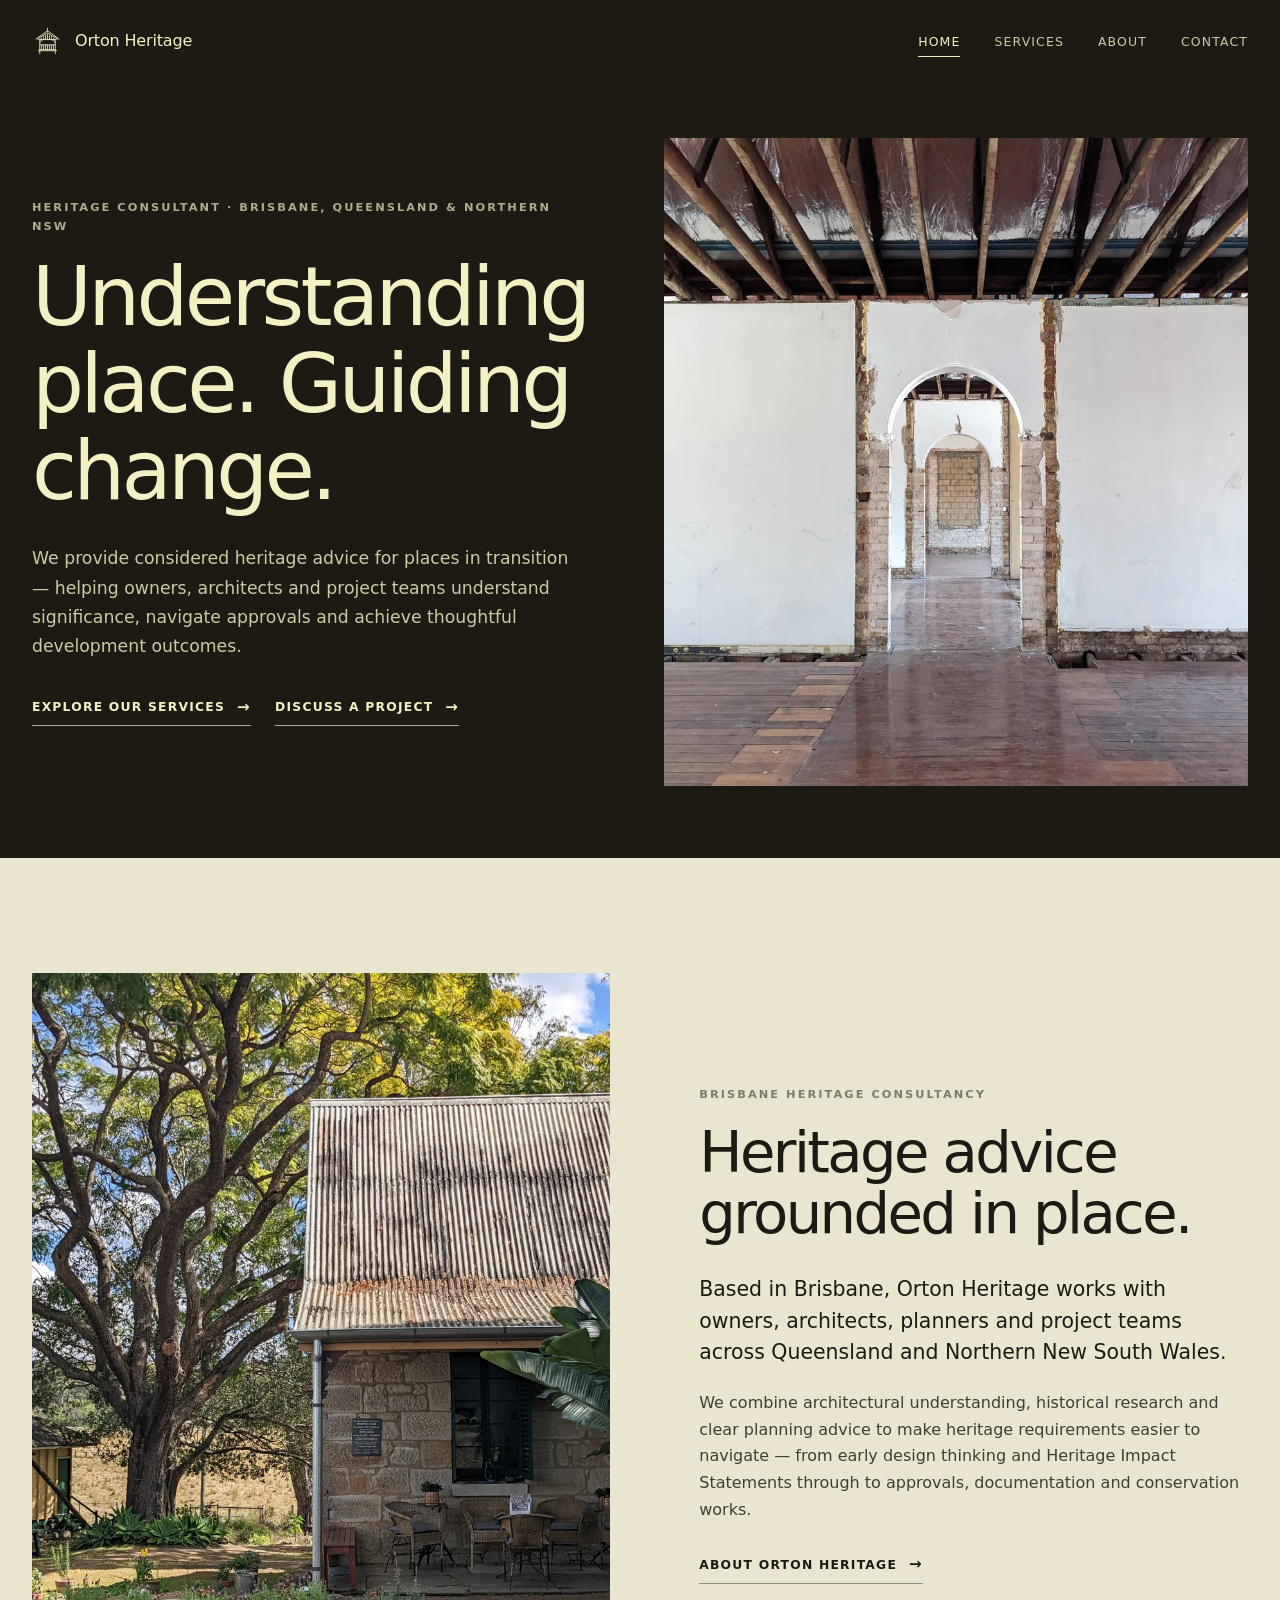
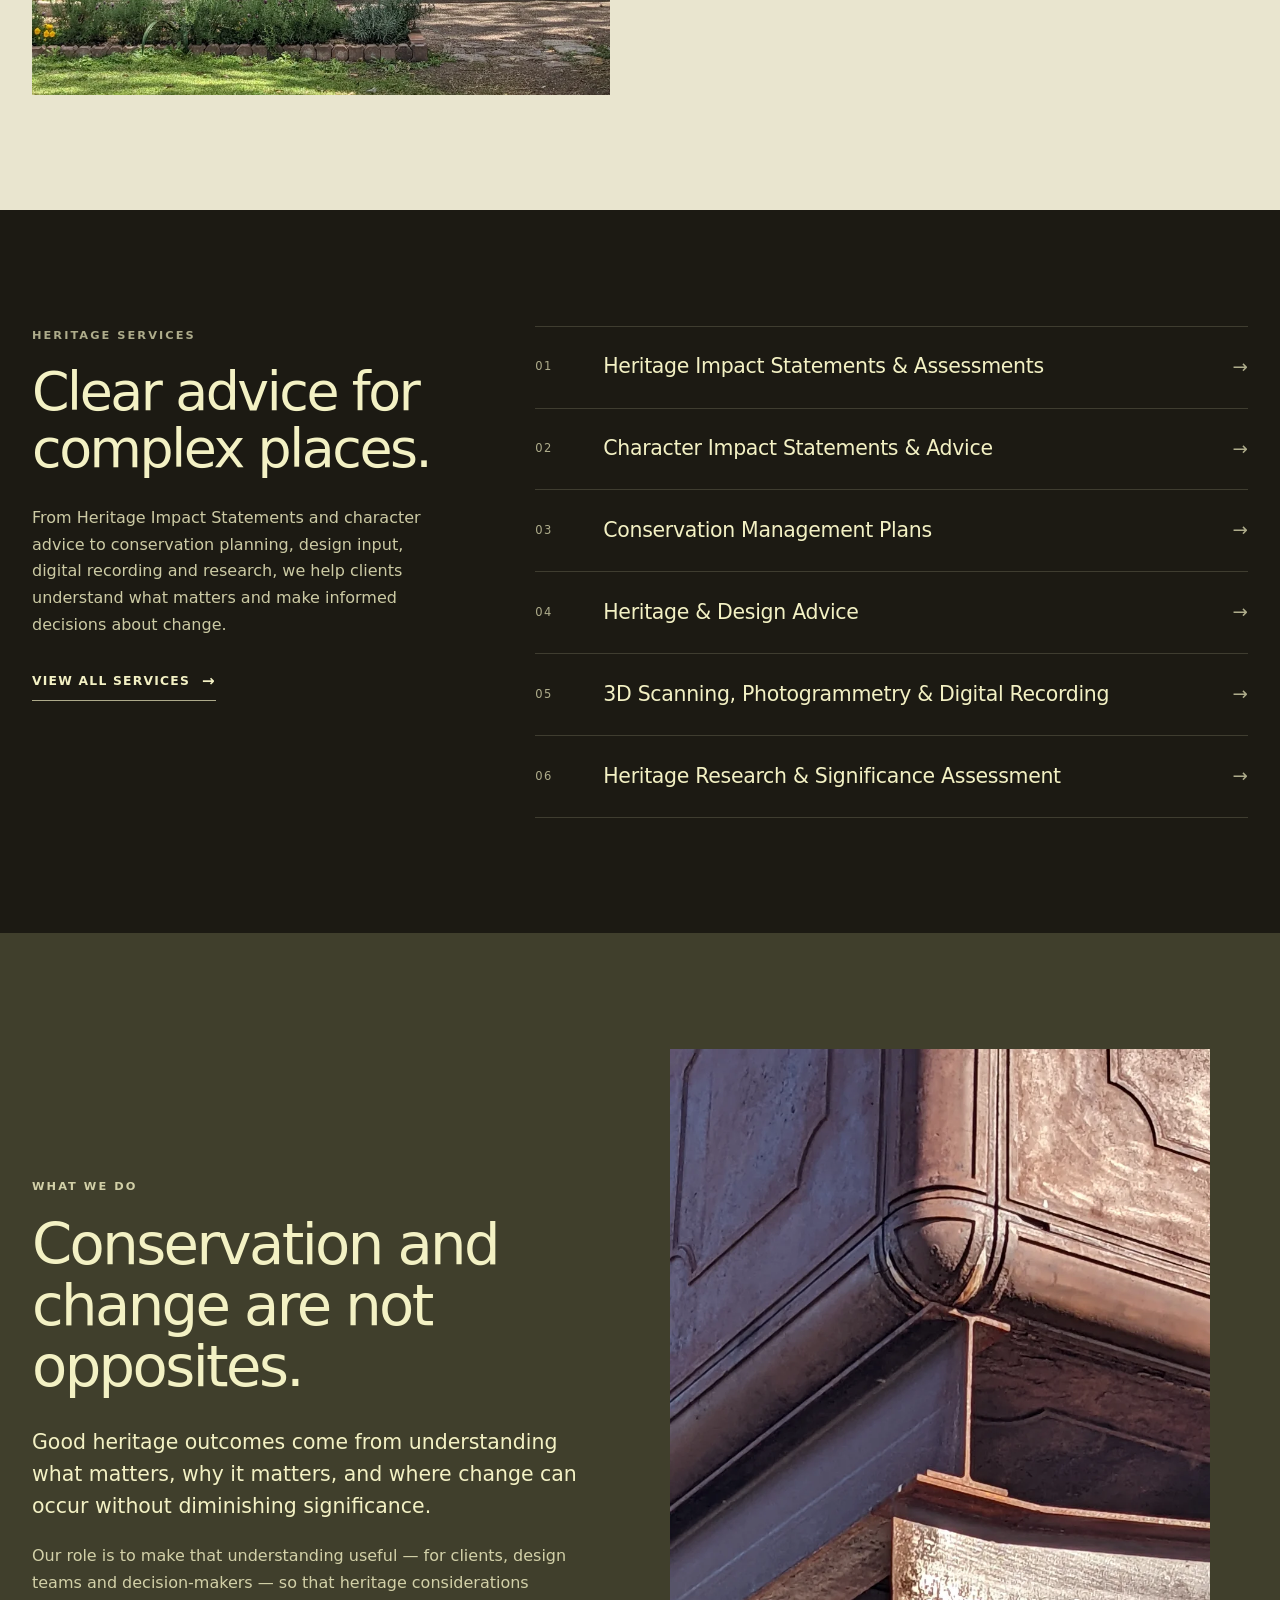
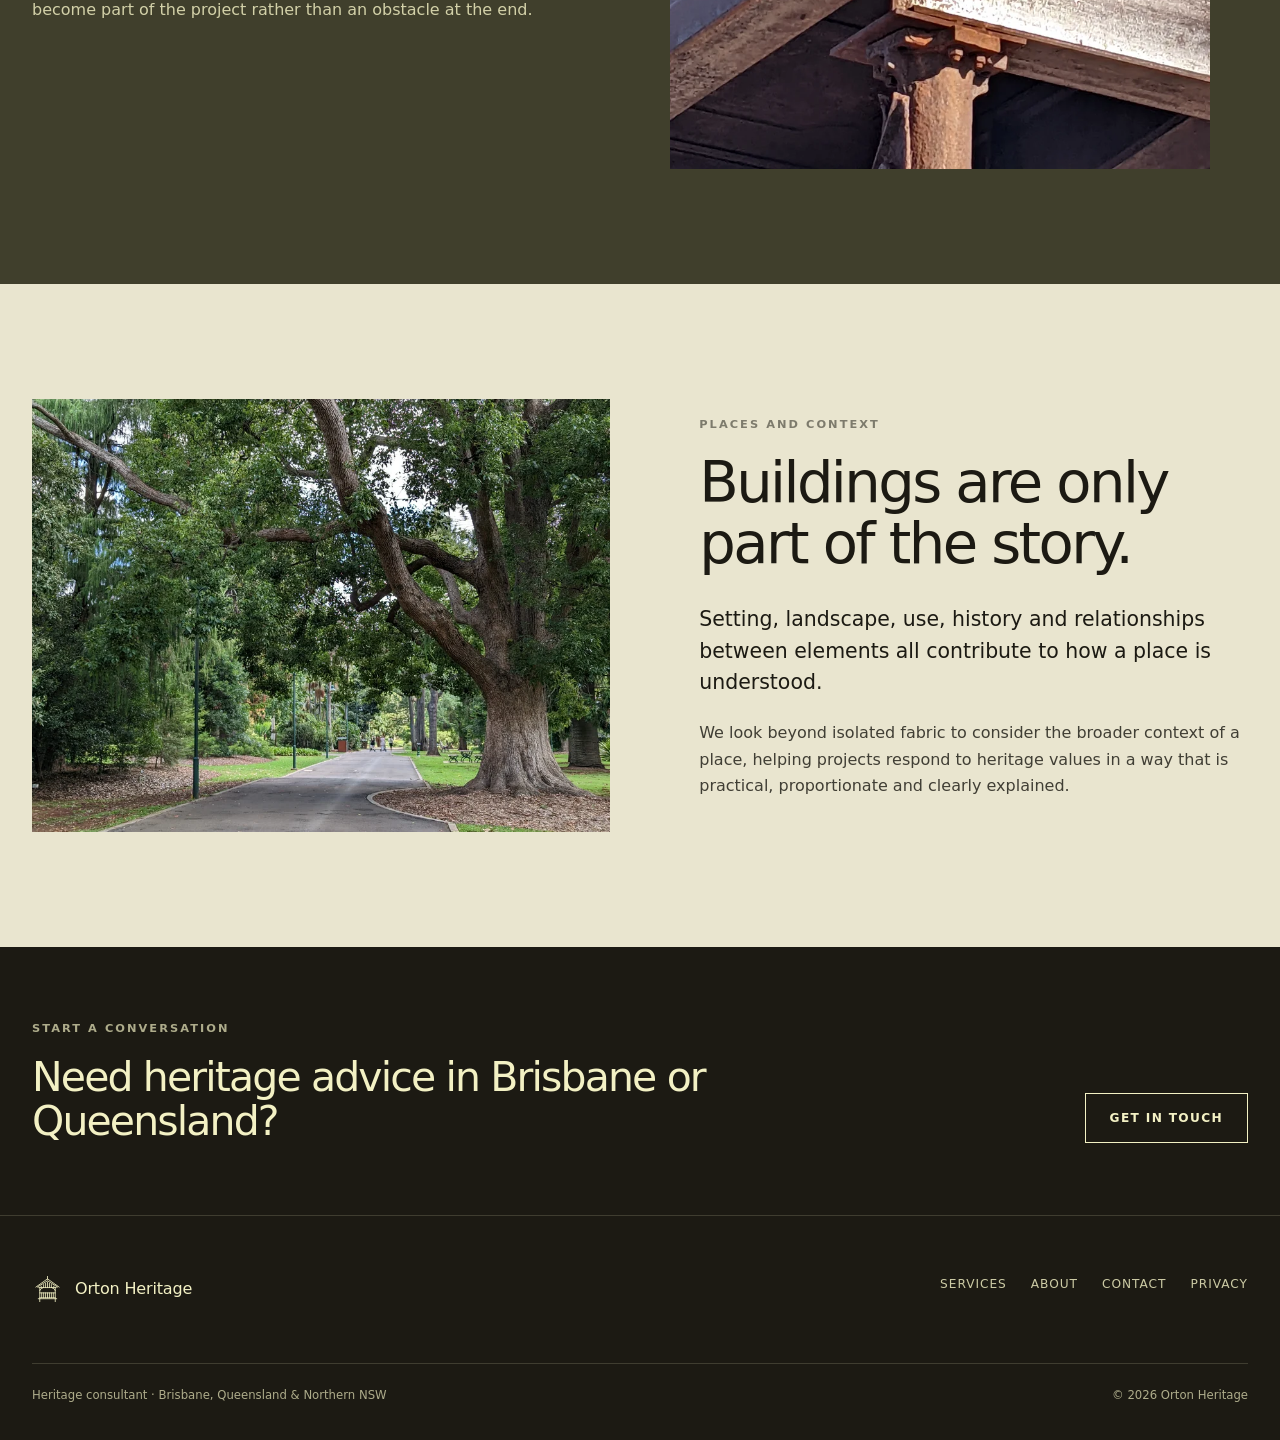
<file: index.html>
<!doctype html>
<html lang="en-AU">
<head>
  <meta charset="utf-8">
  <meta name="viewport" content="width=device-width, initial-scale=1">
  <title>Heritage Consultant Brisbane | Orton Heritage</title>
  <meta name="description" content="Brisbane heritage consultant providing Heritage Impact Statements, conservation planning, character advice and heritage design services across Queensland and Northern NSW.">
  <meta name="theme-color" content="#403F2C">
  <link rel="canonical" href="https://ortonheritage.com/">
  <link rel="icon" href="assets/favicon.svg" type="image/svg+xml">
  <meta property="og:type" content="website">
  <meta property="og:site_name" content="Orton Heritage">
  <meta property="og:title" content="Heritage Consultant Brisbane | Orton Heritage">
  <meta property="og:description" content="Independent heritage consultancy based in Brisbane, providing practical heritage advice across Queensland and Northern NSW.">
  <meta property="og:url" content="https://ortonheritage.com/">
  <meta property="og:image" content="https://ortonheritage.com/assets/images/place-3.jpg">
  <meta name="twitter:card" content="summary_large_image">
  <link rel="stylesheet" href="css/style.css">
  <script type="application/ld+json">{"@context":"https://schema.org","@type":"ProfessionalService","@id":"https://ortonheritage.com/#business","name":"Orton Heritage","url":"https://ortonheritage.com/","logo":"https://ortonheritage.com/assets/logo.svg","email":"patrick@ortonheritage.com","description":"Independent heritage consultancy based in Brisbane providing heritage impact assessment, conservation planning, character advice, heritage design advice and digital recording across Queensland and Northern New South Wales.","address":{"@type":"PostalAddress","addressLocality":"Brisbane","addressRegion":"QLD","addressCountry":"AU"},"areaServed":["Brisbane","Queensland","Northern New South Wales"],"serviceType":["Heritage Impact Statements","Heritage Assessments","Character Impact Statements","Conservation Management Plans","Heritage and Design Advice","3D Scanning and Photogrammetry","Heritage Research"]}</script>
</head>
<body>
<a class="skip-link" href="#main">Skip to content</a>
<header class="site-header" data-header>
  <div class="wrap">
    <a class="brand" href="index.html" aria-label="Orton Heritage home"><img src="assets/logo.svg" alt="" width="31" height="31"><span>Orton Heritage</span></a>
    <button class="nav-toggle" type="button" aria-expanded="false" aria-controls="site-nav" aria-label="Open navigation"><span></span><span></span><span></span></button>
    <nav class="site-nav" id="site-nav" aria-label="Primary navigation">
      <ul><li><a href="index.html" aria-current="page">Home</a></li><li><a href="services.html">Services</a></li><li><a href="about.html">About</a></li><li><a href="contact.html">Contact</a></li></ul>
    </nav>
  </div>
</header>

<main id="main">
  <section class="split-hero">
    <div class="wrap split-hero-grid">
      <div class="split-hero-copy reveal">
        <p class="eyebrow">Heritage consultant · Brisbane, Queensland &amp; Northern NSW</p>
        <h1>Understanding place. Guiding change.</h1>
        <p class="hero-copy">We provide considered heritage advice for places in transition — helping owners, architects and project teams understand significance, navigate approvals and achieve thoughtful development outcomes.</p>
        <div class="hero-actions"><a class="text-link" href="services.html">Explore our services</a><a class="text-link" href="contact.html">Discuss a project</a></div>
      </div>
      <figure class="split-hero-media reveal">
        <img src="assets/images/place-3-1500.webp" srcset="assets/images/place-3-900.webp 900w, assets/images/place-3-1500.webp 1500w, assets/images/place-3-2200.webp 2200w" sizes="(max-width: 980px) 100vw, 55vw" alt="Historic interior with exposed roof structure and a sequence of arched openings" fetchpriority="high" decoding="async">
      </figure>
    </div>
  </section>

  <section class="section section--paper">
    <div class="wrap image-copy image-copy--image-left reveal">
      <figure class="image-copy-media"><img src="assets/images/place-2-1500.webp" srcset="assets/images/place-2-900.webp 900w, assets/images/place-2-1500.webp 1500w, assets/images/place-2-2200.webp 2200w" sizes="(max-width: 980px) 100vw, 50vw" alt="Stone heritage building and mature tree within a garden setting" loading="lazy" decoding="async"></figure>
      <div class="image-copy-text">
        <p class="eyebrow">Brisbane heritage consultancy</p>
        <h2 class="section-heading">Heritage advice grounded in place.</h2>
        <p class="lead-copy">Based in Brisbane, Orton Heritage works with owners, architects, planners and project teams across Queensland and Northern New South Wales.</p>
        <p>We combine architectural understanding, historical research and clear planning advice to make heritage requirements easier to navigate — from early design thinking and Heritage Impact Statements through to approvals, documentation and conservation works.</p>
        <a class="text-link text-link--dark" href="about.html">About Orton Heritage</a>
      </div>
    </div>
  </section>

  <section class="section">
    <div class="wrap services-layout reveal">
      <div class="services-intro">
        <p class="eyebrow">Heritage services</p>
        <h2 class="section-heading">Clear advice for complex places.</h2>
        <p>From Heritage Impact Statements and character advice to conservation planning, design input, digital recording and research, we help clients understand what matters and make informed decisions about change.</p>
        <a class="text-link" href="services.html">View all services</a>
      </div>
      <div class="services-preview" aria-label="Selected services">
        <a class="service-line" href="heritage-impact-statements.html"><span class="num">01</span><h3>Heritage Impact Statements &amp; Assessments</h3><span class="arrow" aria-hidden="true">→</span></a>
        <a class="service-line" href="services.html#character"><span class="num">02</span><h3>Character Impact Statements &amp; Advice</h3><span class="arrow" aria-hidden="true">→</span></a>
        <a class="service-line" href="conservation-management-plans.html"><span class="num">03</span><h3>Conservation Management Plans</h3><span class="arrow" aria-hidden="true">→</span></a>
        <a class="service-line" href="services.html#design"><span class="num">04</span><h3>Heritage &amp; Design Advice</h3><span class="arrow" aria-hidden="true">→</span></a>
        <a class="service-line" href="services.html#digital"><span class="num">05</span><h3>3D Scanning, Photogrammetry &amp; Digital Recording</h3><span class="arrow" aria-hidden="true">→</span></a>
        <a class="service-line" href="services.html#research"><span class="num">06</span><h3>Heritage Research &amp; Significance Assessment</h3><span class="arrow" aria-hidden="true">→</span></a>
      </div>
    </div>
  </section>

  <section class="section section--olive">
    <div class="wrap image-copy image-copy--image-right reveal">
      <div class="image-copy-text">
        <p class="eyebrow">What we do</p>
        <h2 class="section-heading">Conservation and change are not opposites.</h2>
        <p class="lead-copy">Good heritage outcomes come from understanding what matters, why it matters, and where change can occur without diminishing significance.</p>
        <p>Our role is to make that understanding useful — for clients, design teams and decision-makers — so that heritage considerations become part of the project rather than an obstacle at the end.</p>
      </div>
      <figure class="image-copy-media image-copy-media--detail"><img src="assets/images/place-4-1500.webp" srcset="assets/images/place-4-900.webp 900w, assets/images/place-4-1500.webp 1500w, assets/images/place-4-2200.webp 2200w" sizes="(max-width: 980px) 100vw, 50vw" alt="Close detail of historic metal building fabric and junctions" loading="lazy" decoding="async"></figure>
    </div>
  </section>

  <section class="section section--paper">
    <div class="wrap image-copy image-copy--image-left reveal">
      <figure class="image-copy-media image-copy-media--landscape"><img src="assets/images/place-1-1500.webp" srcset="assets/images/place-1-900.webp 900w, assets/images/place-1-1500.webp 1500w, assets/images/place-1-2200.webp 2200w" sizes="(max-width: 980px) 100vw, 50vw" alt="Mature tree-lined landscape and pathway" loading="lazy" decoding="async"></figure>
      <div class="image-copy-text">
        <p class="eyebrow">Places and context</p>
        <h2 class="section-heading">Buildings are only part of the story.</h2>
        <p class="lead-copy">Setting, landscape, use, history and relationships between elements all contribute to how a place is understood.</p>
        <p>We look beyond isolated fabric to consider the broader context of a place, helping projects respond to heritage values in a way that is practical, proportionate and clearly explained.</p>
      </div>
    </div>
  </section>

  <section class="section" style="padding-top:72px;padding-bottom:72px;">
    <div class="wrap cta reveal">
      <div><p class="eyebrow">Start a conversation</p><h2 style="font-size:clamp(1.9rem,3.2vw,3.15rem);max-width:680px;">Need heritage advice in Brisbane or Queensland?</h2></div>
      <a class="btn" href="contact.html">Get in touch</a>
    </div>
  </section>
</main>

<footer class="site-footer">
  <div class="wrap">
    <div class="footer-grid"><a class="brand" href="index.html"><img src="assets/logo.svg" alt="" width="31" height="31"><span>Orton Heritage</span></a><nav class="footer-nav" aria-label="Footer navigation"><a href="services.html">Services</a><a href="about.html">About</a><a href="contact.html">Contact</a><a href="privacy.html">Privacy</a></nav></div>
    <div class="footer-bottom"><span>Heritage consultant · Brisbane, Queensland &amp; Northern NSW</span><span>© <span data-year></span> Orton Heritage</span></div>
  </div>
</footer>
<script src="assets/main.js"></script>
</body>
</html>
</file>
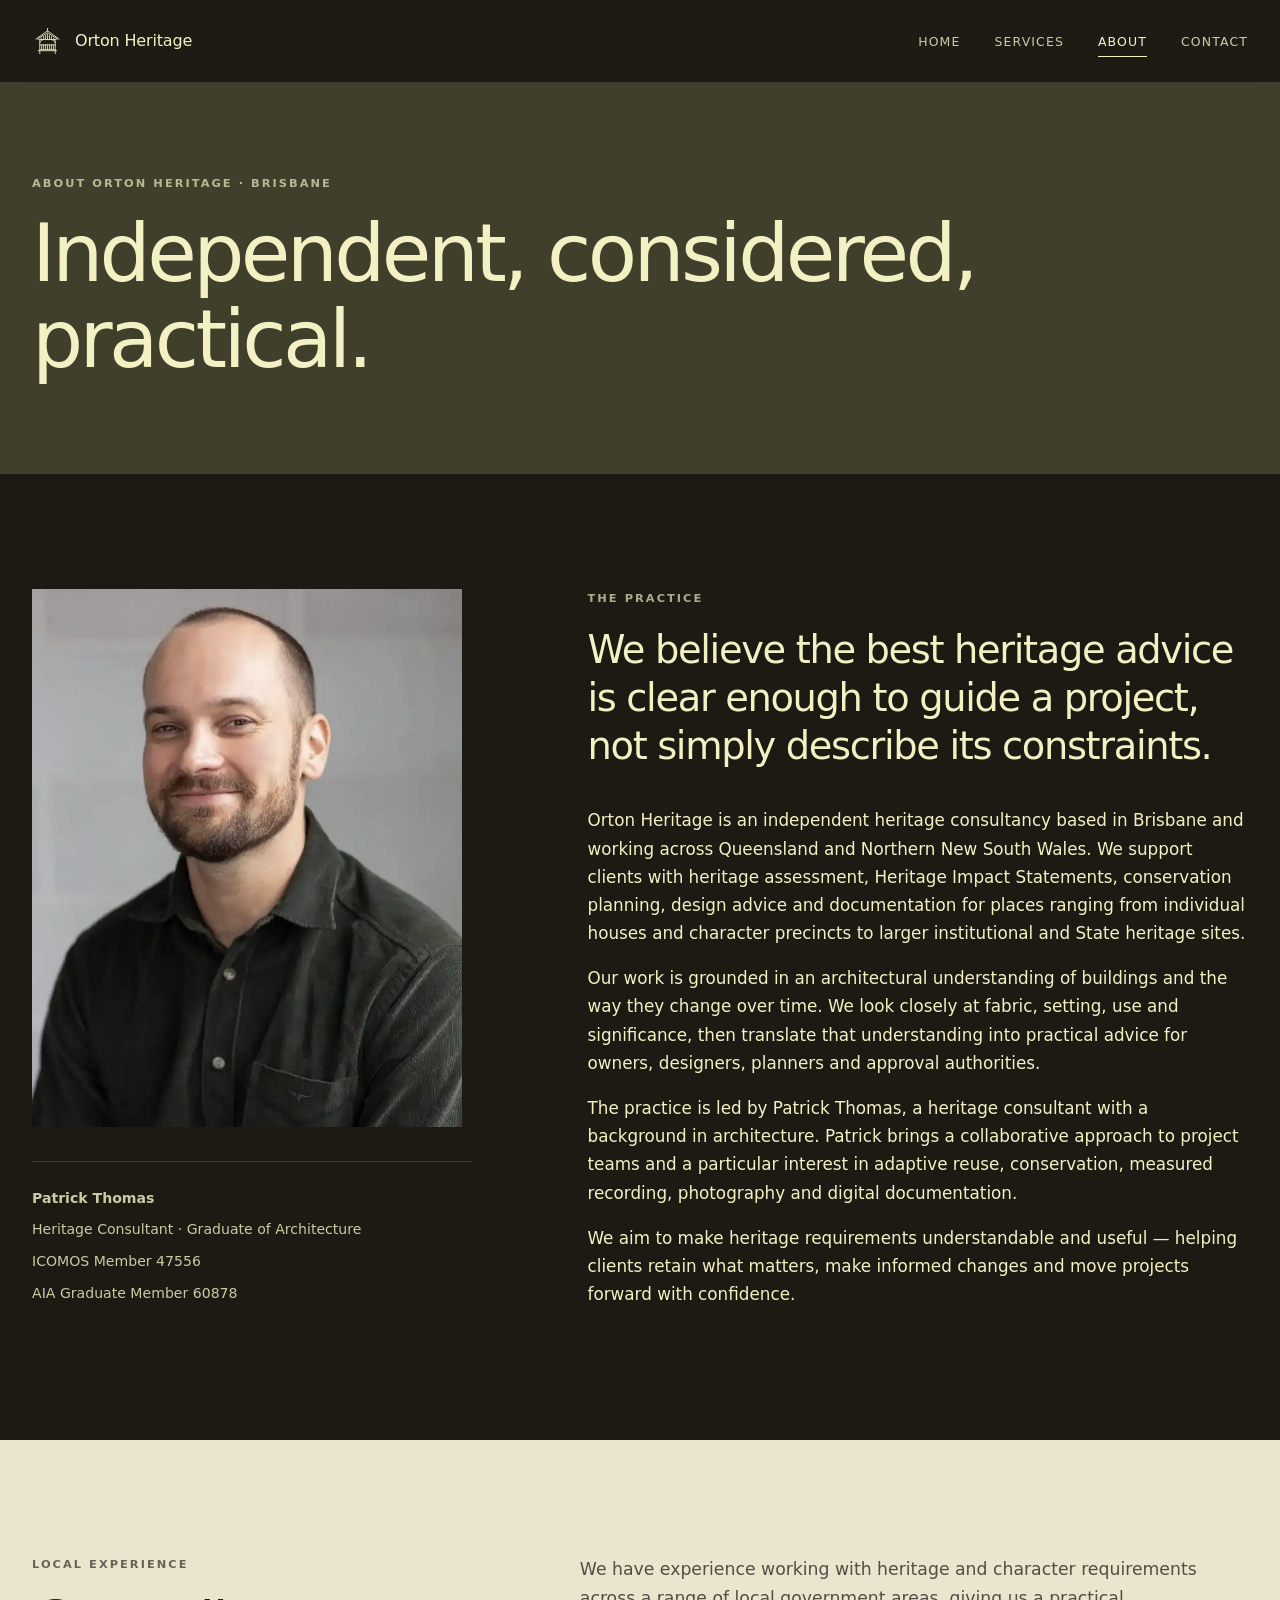
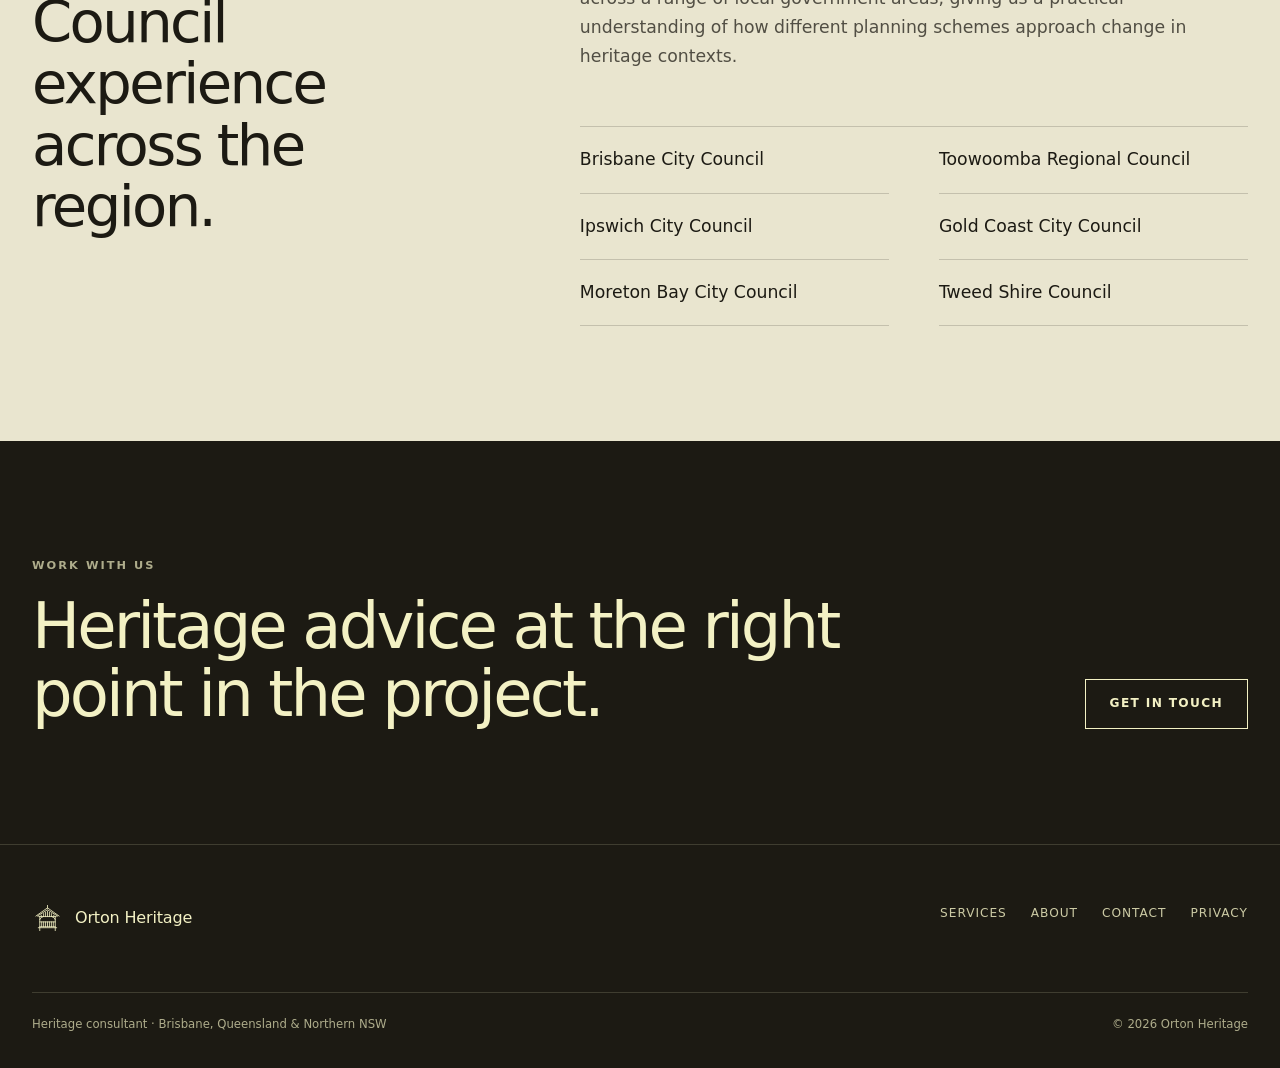
<file: about.html>
<!doctype html>
<html lang="en-AU">
<head>
  <meta charset="utf-8"><meta name="viewport" content="width=device-width, initial-scale=1">
  <title>Brisbane Heritage Consultant | About Orton Heritage</title>
  <meta name="description" content="Orton Heritage is an independent Brisbane heritage consultancy working across Queensland and Northern NSW, led by heritage consultant Patrick Thomas.">
  <meta name="theme-color" content="#403F2C">
  <link rel="canonical" href="https://ortonheritage.com/about.html">
  <link rel="icon" href="assets/favicon.svg" type="image/svg+xml">
  <meta property="og:type" content="website">
  <meta property="og:site_name" content="Orton Heritage">
  <meta property="og:title" content="Brisbane Heritage Consultant | About Orton Heritage">
  <meta property="og:description" content="Independent, considered and practical heritage advice from Brisbane across Queensland and Northern NSW.">
  <meta property="og:url" content="https://ortonheritage.com/about.html">
  <meta property="og:image" content="https://ortonheritage.com/assets/images/place-2.jpg">
  <meta name="twitter:card" content="summary_large_image">
  <link rel="stylesheet" href="css/style.css"><link rel="stylesheet" href="css/about.css">
</head>
<body>
<a class="skip-link" href="#main">Skip to content</a>
<header class="site-header solid"><div class="wrap"><a class="brand" href="index.html"><img src="assets/logo.svg" alt="" width="31" height="31"><span>Orton Heritage</span></a><button class="nav-toggle" type="button" aria-expanded="false" aria-controls="site-nav" aria-label="Open navigation"><span></span><span></span><span></span></button><nav class="site-nav" id="site-nav" aria-label="Primary navigation"><ul><li><a href="index.html">Home</a></li><li><a href="services.html">Services</a></li><li><a href="about.html" aria-current="page">About</a></li><li><a href="contact.html">Contact</a></li></ul></nav></div></header>
<main id="main">
  <section class="page-hero"><div class="wrap"><p class="eyebrow">About Orton Heritage · Brisbane</p><h1>Independent, considered, practical.</h1></div></section>
  <section class="section"><div class="wrap about-grid reveal">
    <div><figure class="portrait"><img src="assets/images/patrick-headshot.webp" alt="Patrick Thomas, heritage consultant" loading="lazy" decoding="async"></figure><div class="credentials"><strong>Patrick Thomas</strong><span>Heritage Consultant · Graduate of Architecture</span><span>ICOMOS Member 47556</span><span>AIA Graduate Member 60878</span></div></div>
    <div class="about-copy"><p class="eyebrow">The practice</p><p class="lead">We believe the best heritage advice is clear enough to guide a project, not simply describe its constraints.</p><p>Orton Heritage is an independent heritage consultancy based in Brisbane and working across Queensland and Northern New South Wales. We support clients with heritage assessment, Heritage Impact Statements, conservation planning, design advice and documentation for places ranging from individual houses and character precincts to larger institutional and State heritage sites.</p><p>Our work is grounded in an architectural understanding of buildings and the way they change over time. We look closely at fabric, setting, use and significance, then translate that understanding into practical advice for owners, designers, planners and approval authorities.</p><p>The practice is led by Patrick Thomas, a heritage consultant with a background in architecture. Patrick brings a collaborative approach to project teams and a particular interest in adaptive reuse, conservation, measured recording, photography and digital documentation.</p><p>We aim to make heritage requirements understandable and useful — helping clients retain what matters, make informed changes and move projects forward with confidence.</p></div>
  </div></section>
  <section class="section section--paper"><div class="wrap"><div class="intro-grid reveal"><div><p class="eyebrow">Local experience</p><h2 class="section-heading">Council experience across the region.</h2></div><div><p class="lede">We have experience working with heritage and character requirements across a range of local government areas, giving us a practical understanding of how different planning schemes approach change in heritage contexts.</p><div class="council-grid"><div>Brisbane City Council</div><div>Toowoomba Regional Council</div><div>Ipswich City Council</div><div>Gold Coast City Council</div><div>Moreton Bay City Council</div><div>Tweed Shire Council</div></div></div></div></div></section>
  <section class="section"><div class="wrap cta reveal"><div><p class="eyebrow">Work with us</p><h2>Heritage advice at the right point in the project.</h2></div><a class="btn" href="contact.html">Get in touch</a></div></section>
</main>
<footer class="site-footer"><div class="wrap"><div class="footer-grid"><a class="brand" href="index.html"><img src="assets/logo.svg" alt=""><span>Orton Heritage</span></a><nav class="footer-nav" aria-label="Footer navigation"><a href="services.html">Services</a><a href="about.html">About</a><a href="contact.html">Contact</a><a href="privacy.html">Privacy</a></nav></div><div class="footer-bottom"><span>Heritage consultant · Brisbane, Queensland &amp; Northern NSW</span><span>© <span data-year></span> Orton Heritage</span></div></div></footer>
<script src="assets/main.js"></script>
</body>
</html>
</file>
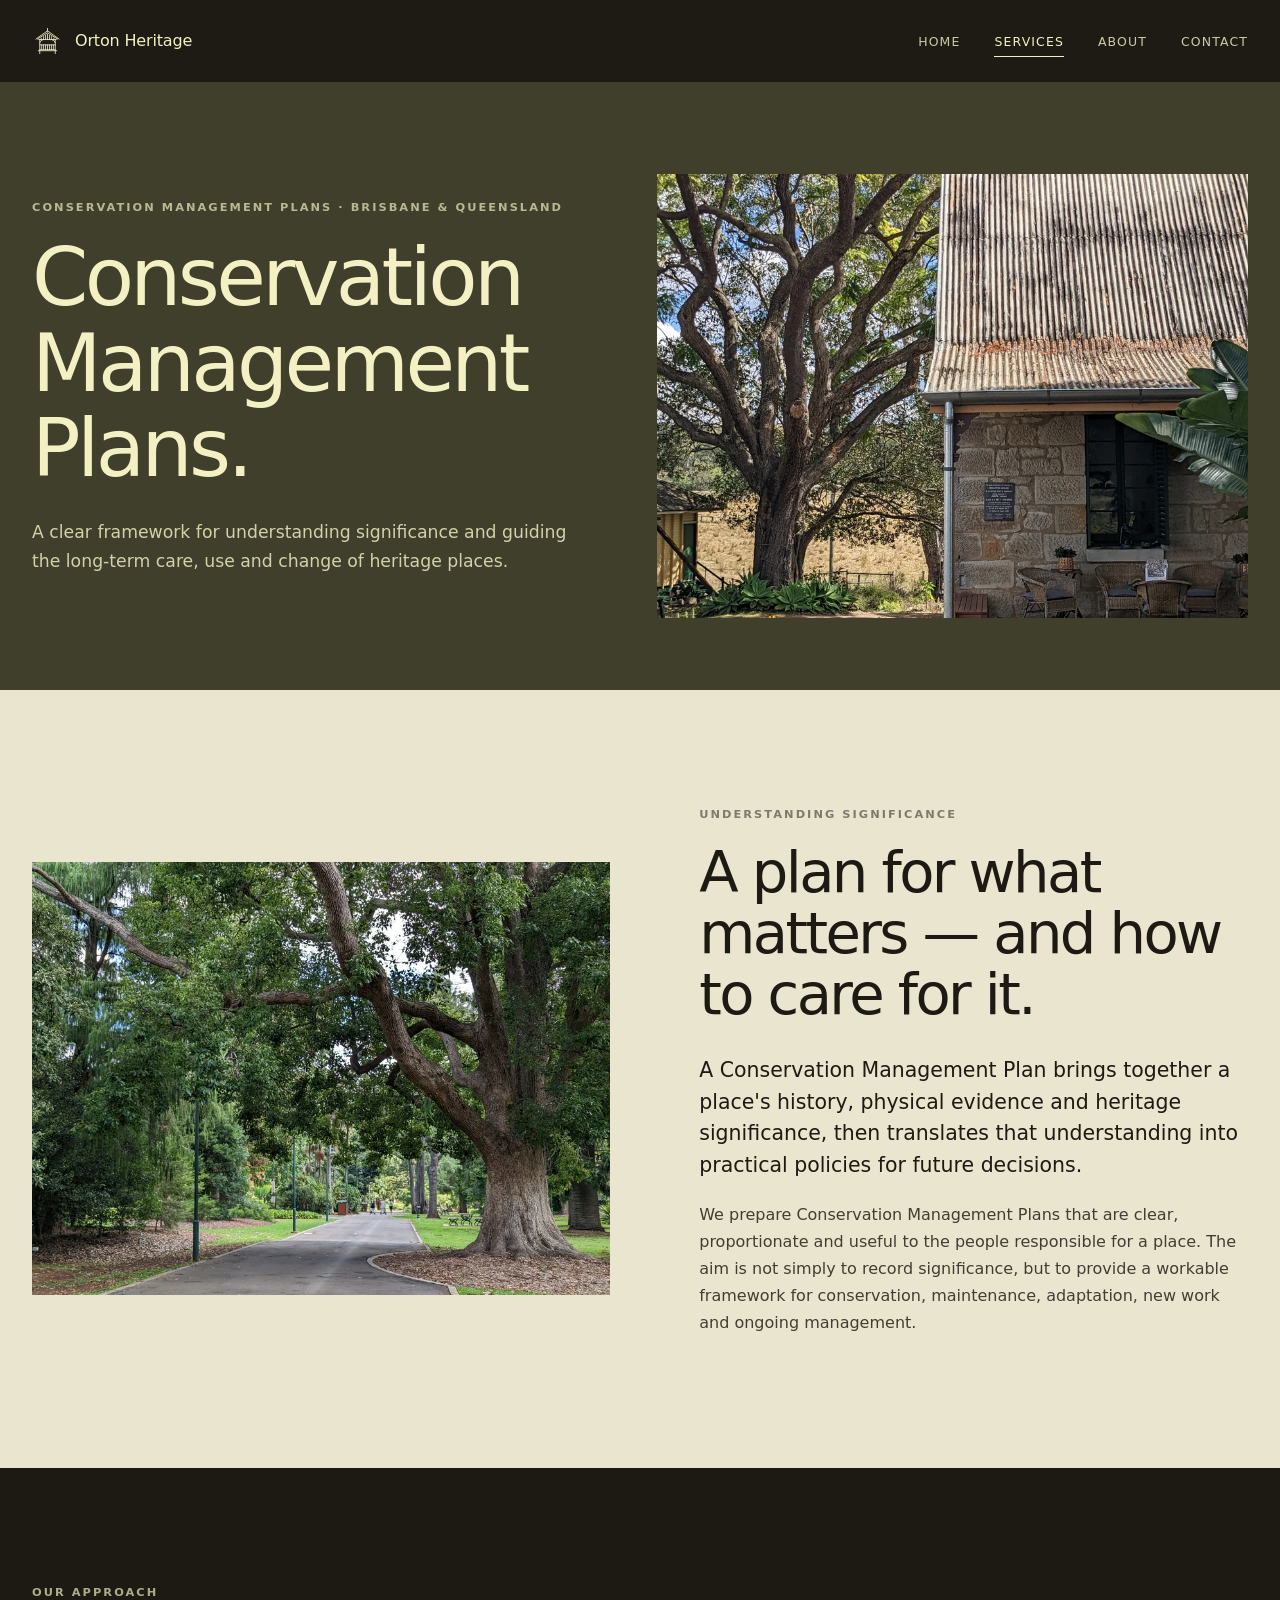
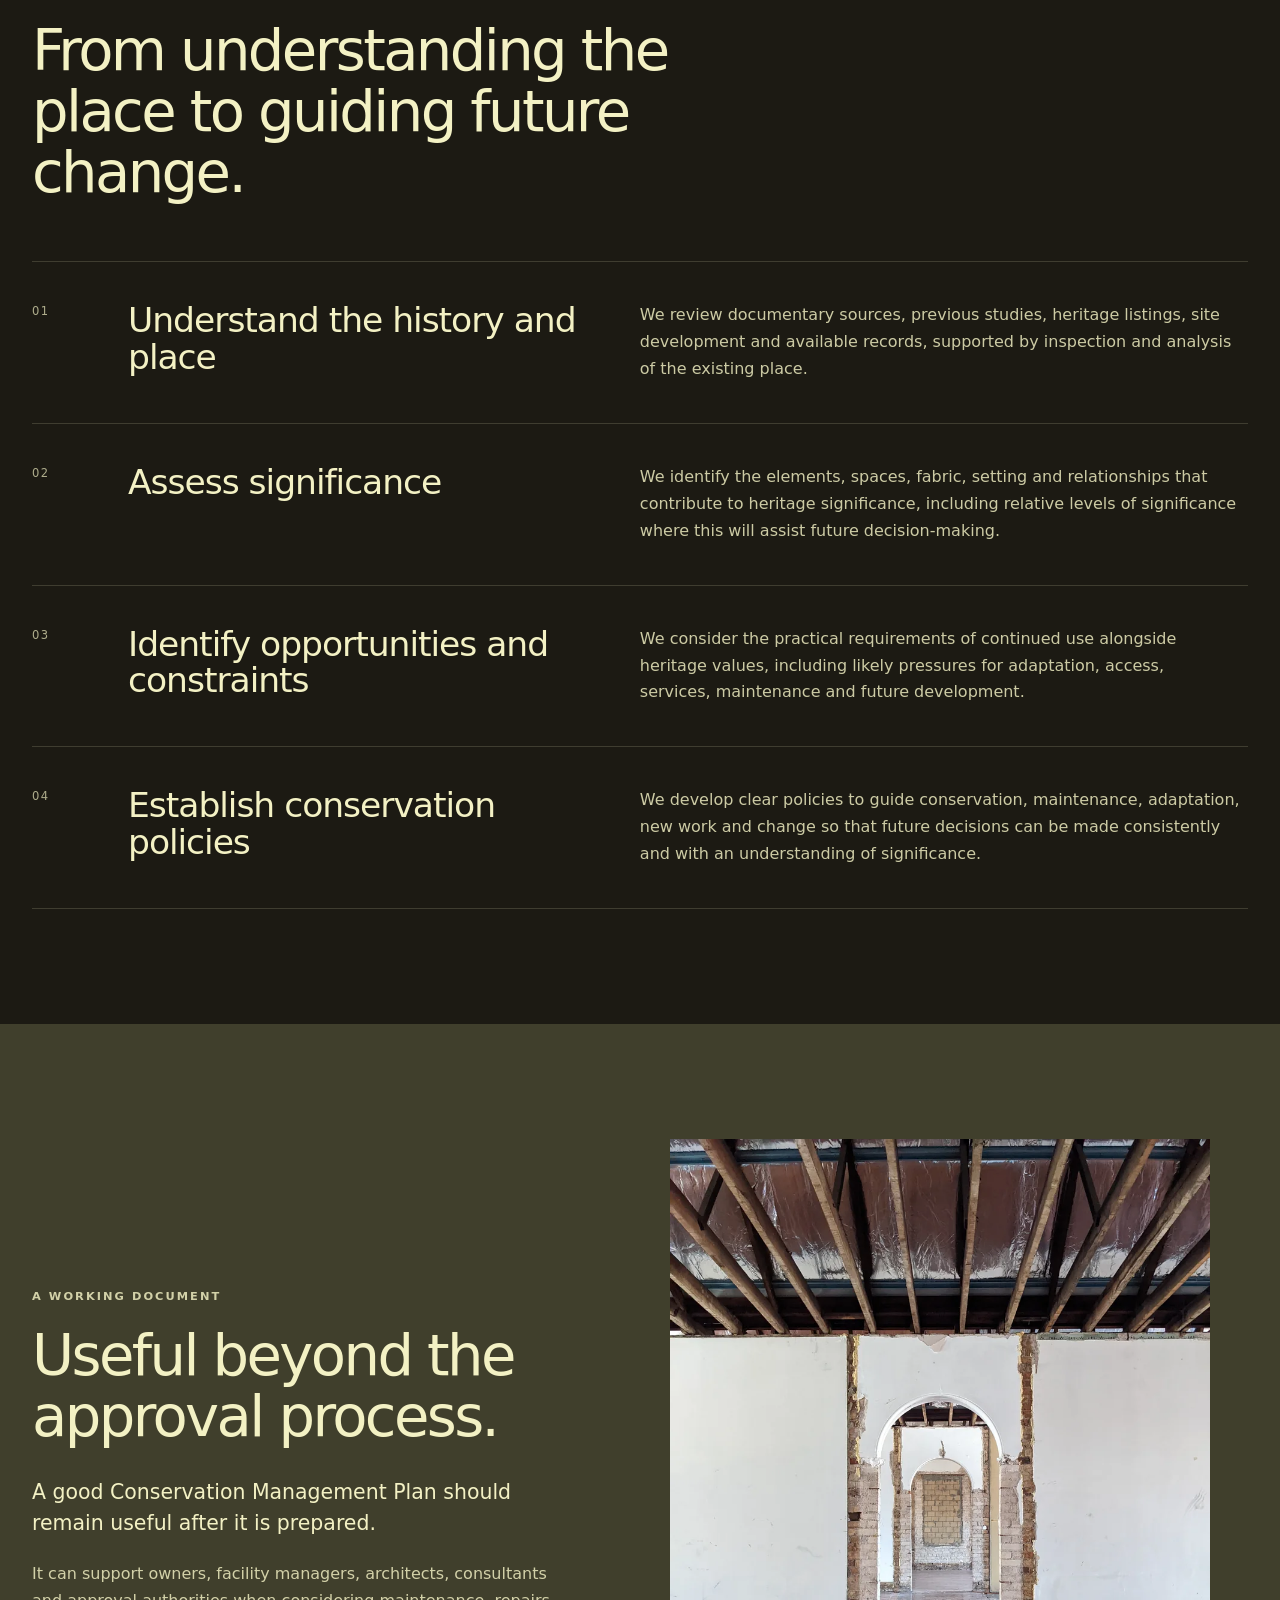
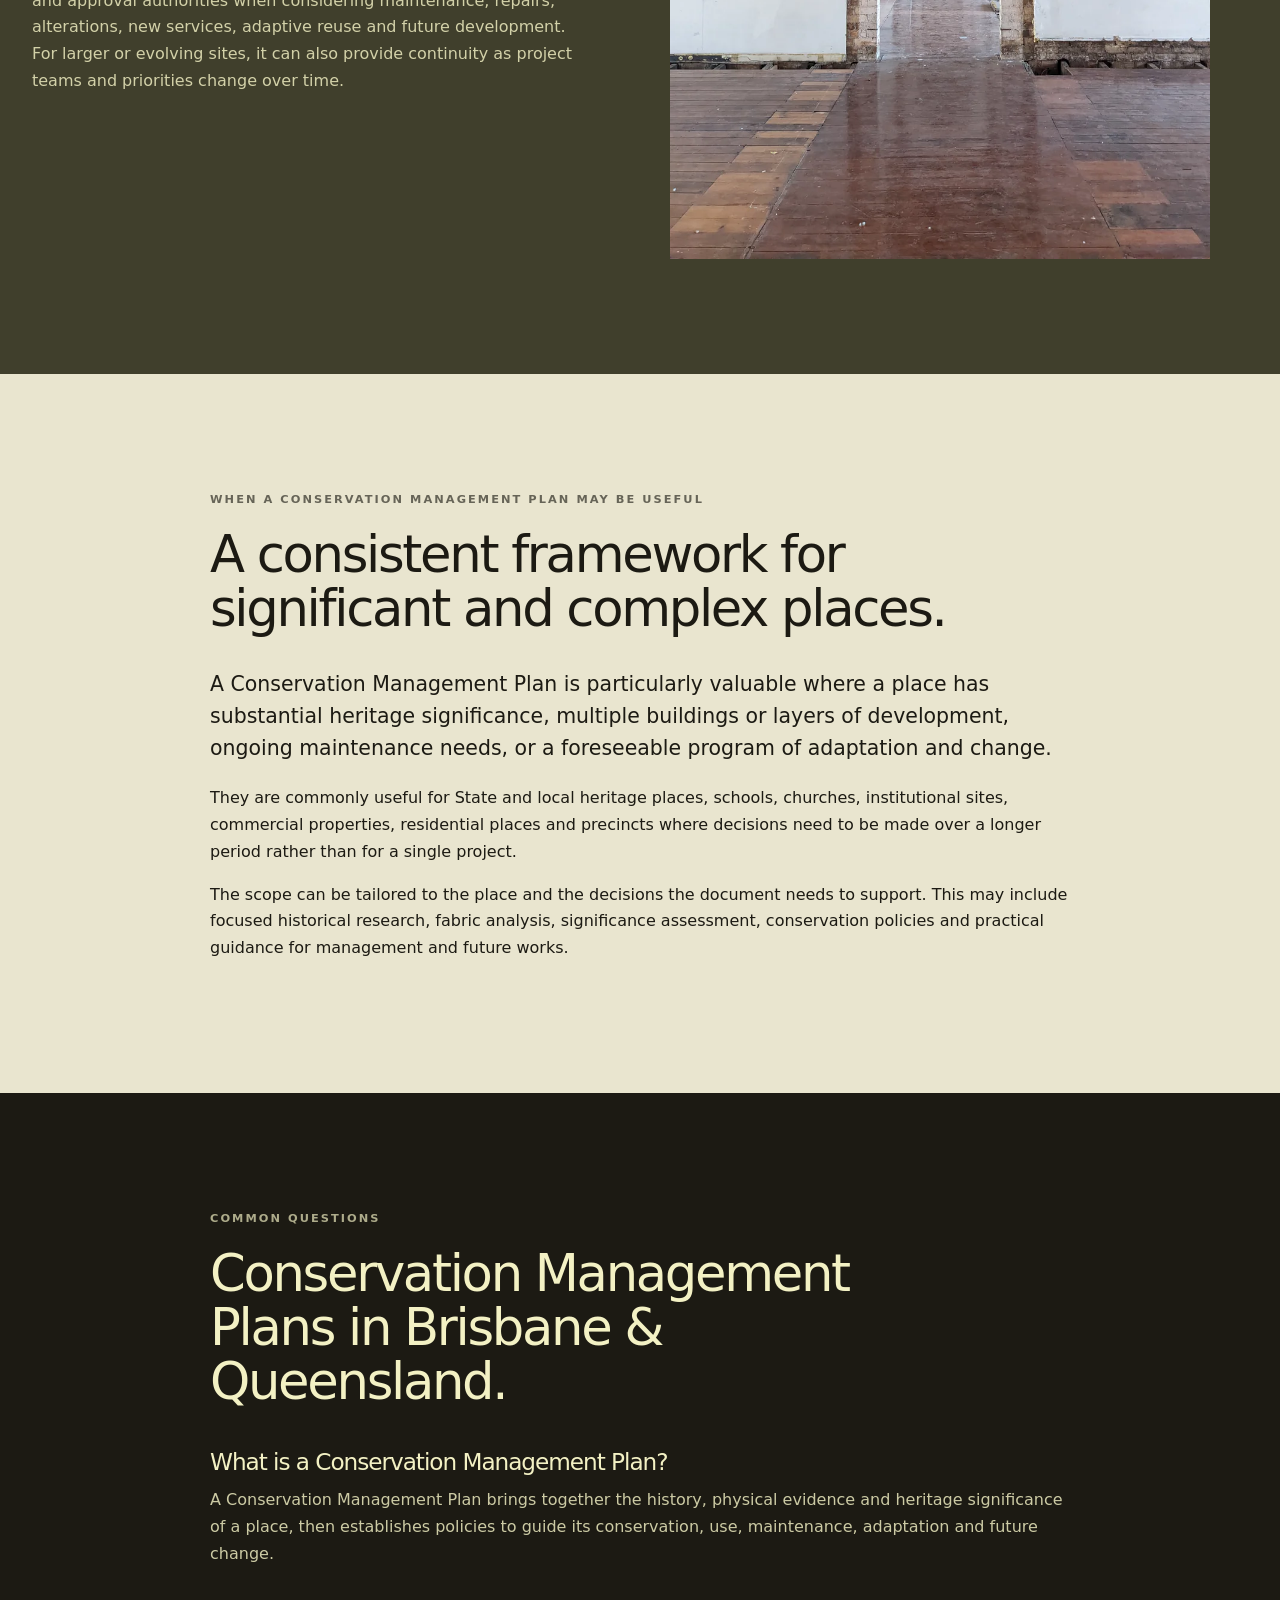
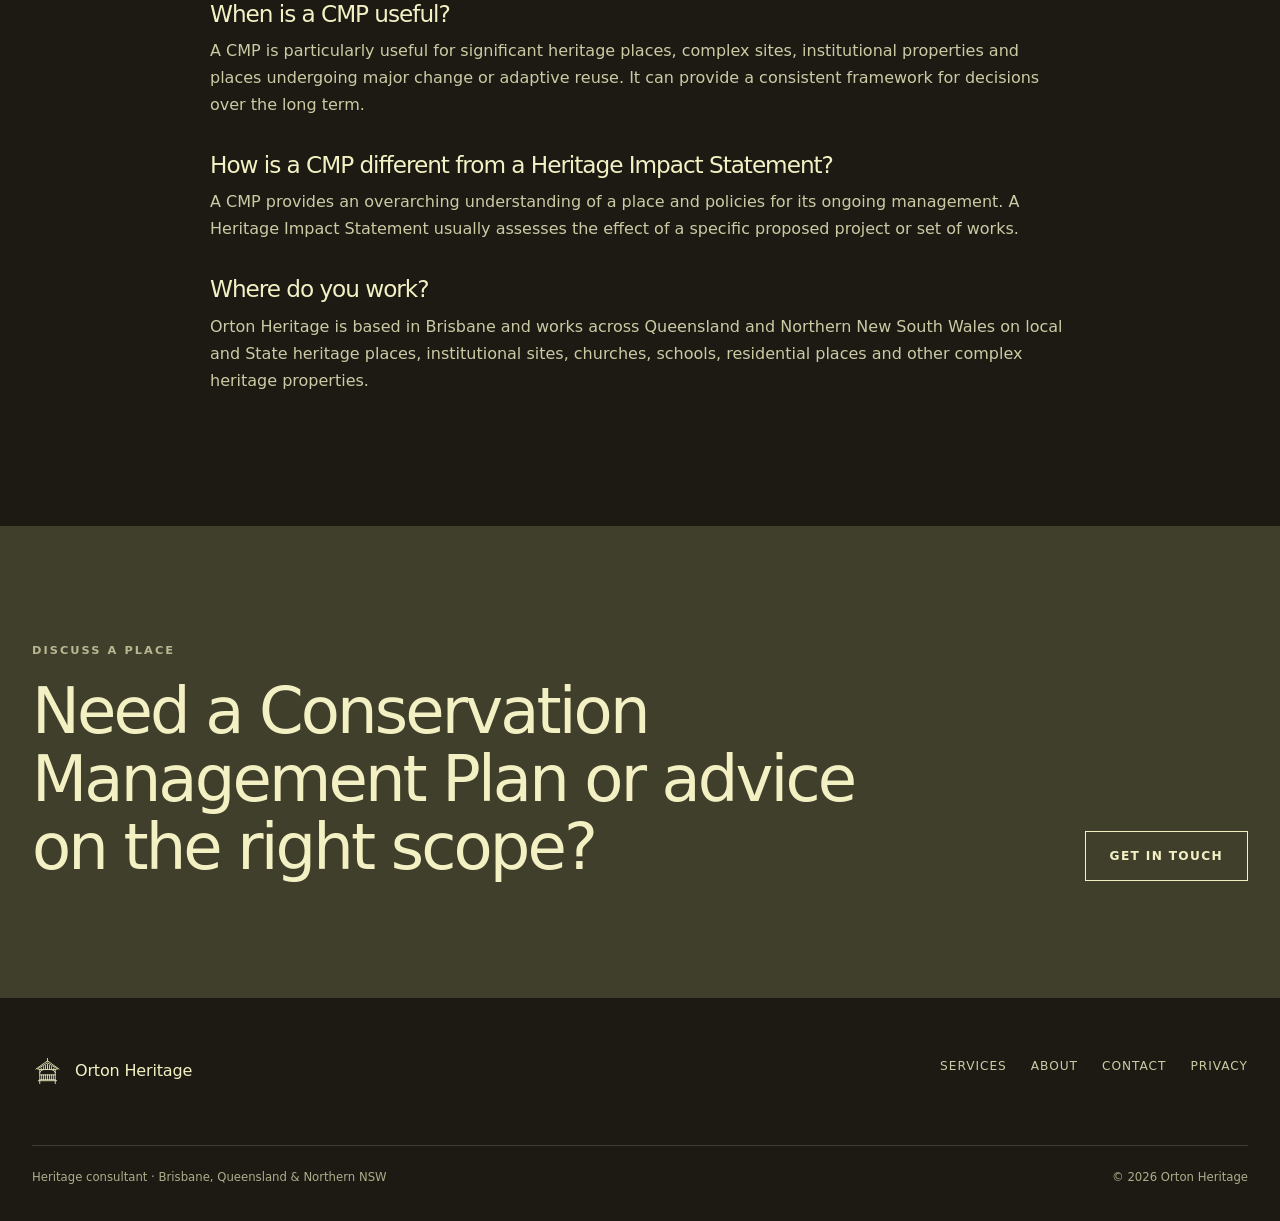
<file: conservation-management-plans.html>
<!doctype html>
<html lang="en-AU">
<head>
  <meta charset="utf-8">
  <meta name="viewport" content="width=device-width, initial-scale=1">
  <title>Conservation Management Plans Brisbane | Orton Heritage</title>
  <meta name="description" content="Conservation Management Plans for heritage places in Brisbane and across Queensland. Clear significance assessment, conservation policies and practical guidance for future change.">
  <meta name="theme-color" content="#403F2C">
  <link rel="canonical" href="https://ortonheritage.com/conservation-management-plans.html">
  <link rel="icon" href="assets/favicon.svg" type="image/svg+xml">
  <meta property="og:type" content="website">
  <meta property="og:site_name" content="Orton Heritage">
  <meta property="og:title" content="Conservation Management Plans Brisbane | Orton Heritage">
  <meta property="og:description" content="Practical Conservation Management Plans that establish significance and guide conservation, adaptation and future change.">
  <meta property="og:url" content="https://ortonheritage.com/conservation-management-plans.html">
  <meta property="og:image" content="https://ortonheritage.com/assets/images/place-2.jpg">
  <meta name="twitter:card" content="summary_large_image">
  <link rel="stylesheet" href="css/style.css">
  <script type="application/ld+json">{"@context":"https://schema.org","@type":"Service","name":"Conservation Management Plans","serviceType":"Conservation Management Plans for heritage places","url":"https://ortonheritage.com/conservation-management-plans.html","description":"Conservation Management Plans for heritage places in Brisbane and across Queensland, including historical research, significance assessment, conservation policies and guidance for future change.","provider":{"@type":"ProfessionalService","@id":"https://ortonheritage.com/#business","name":"Orton Heritage","url":"https://ortonheritage.com/"},"areaServed":["Brisbane","Queensland","Northern New South Wales"]}</script>
  <script type="application/ld+json">{"@context":"https://schema.org","@type":"FAQPage","mainEntity":[{"@type":"Question","name":"What is a Conservation Management Plan?","acceptedAnswer":{"@type":"Answer","text":"A Conservation Management Plan brings together the history, physical evidence and heritage significance of a place, then establishes policies to guide its conservation, use, maintenance, adaptation and future change."}},{"@type":"Question","name":"When is a Conservation Management Plan useful?","acceptedAnswer":{"@type":"Answer","text":"A Conservation Management Plan is particularly useful for significant heritage places, complex sites, institutional properties and places undergoing major change or adaptive reuse. It can provide a consistent framework for decisions over the long term."}},{"@type":"Question","name":"How is a Conservation Management Plan different from a Heritage Impact Statement?","acceptedAnswer":{"@type":"Answer","text":"A Conservation Management Plan provides an overarching understanding of a place and policies for its ongoing management. A Heritage Impact Statement usually assesses the effect of a specific proposed project or set of works."}},{"@type":"Question","name":"Where does Orton Heritage prepare Conservation Management Plans?","acceptedAnswer":{"@type":"Answer","text":"Orton Heritage is based in Brisbane and works across Queensland and Northern New South Wales on local and State heritage places, institutional sites, churches, schools, residential places and other complex heritage properties."}}]}</script>
</head>
<body>
<a class="skip-link" href="#main">Skip to content</a>
<header class="site-header solid"><div class="wrap"><a class="brand" href="index.html" aria-label="Orton Heritage home"><img src="assets/logo.svg" alt="" width="31" height="31"><span>Orton Heritage</span></a><button class="nav-toggle" type="button" aria-expanded="false" aria-controls="site-nav" aria-label="Open navigation"><span></span><span></span><span></span></button><nav class="site-nav" id="site-nav" aria-label="Primary navigation"><ul><li><a href="index.html">Home</a></li><li><a href="services.html" aria-current="page">Services</a></li><li><a href="about.html">About</a></li><li><a href="contact.html">Contact</a></li></ul></nav></div></header>

<main id="main">
  <section class="page-hero page-hero--split">
    <div class="wrap page-hero-grid">
      <div>
        <p class="eyebrow">Conservation Management Plans · Brisbane &amp; Queensland</p>
        <h1>Conservation Management Plans.</h1>
        <p class="lede">A clear framework for understanding significance and guiding the long-term care, use and change of heritage places.</p>
      </div>
      <figure class="page-hero-media"><img src="assets/images/place-2-1500.webp" srcset="assets/images/place-2-900.webp 900w, assets/images/place-2-1500.webp 1500w, assets/images/place-2-2200.webp 2200w" sizes="(max-width: 980px) 100vw, 55vw" alt="Heritage building within a mature landscape setting" fetchpriority="high" decoding="async"></figure>
    </div>
  </section>

  <section class="section section--paper">
    <div class="wrap image-copy image-copy--image-left reveal">
      <figure class="image-copy-media image-copy-media--landscape"><img src="assets/images/place-1-1500.webp" srcset="assets/images/place-1-900.webp 900w, assets/images/place-1-1500.webp 1500w, assets/images/place-1-2200.webp 2200w" sizes="(max-width: 980px) 100vw, 50vw" alt="Mature landscape setting associated with a heritage place" loading="lazy" decoding="async"></figure>
      <div class="image-copy-text">
        <p class="eyebrow">Understanding significance</p>
        <h2 class="section-heading">A plan for what matters — and how to care for it.</h2>
        <p class="lead-copy">A Conservation Management Plan brings together a place's history, physical evidence and heritage significance, then translates that understanding into practical policies for future decisions.</p>
        <p>We prepare Conservation Management Plans that are clear, proportionate and useful to the people responsible for a place. The aim is not simply to record significance, but to provide a workable framework for conservation, maintenance, adaptation, new work and ongoing management.</p>
      </div>
    </div>
  </section>

  <section class="section">
    <div class="wrap">
      <div style="max-width:760px;margin-bottom:58px;" class="reveal">
        <p class="eyebrow">Our approach</p>
        <h2 class="section-heading">From understanding the place to guiding future change.</h2>
      </div>
      <div class="services-list">
        <article class="service-detail reveal"><span class="num">01</span><h2>Understand the history and place</h2><p>We review documentary sources, previous studies, heritage listings, site development and available records, supported by inspection and analysis of the existing place.</p></article>
        <article class="service-detail reveal"><span class="num">02</span><h2>Assess significance</h2><p>We identify the elements, spaces, fabric, setting and relationships that contribute to heritage significance, including relative levels of significance where this will assist future decision-making.</p></article>
        <article class="service-detail reveal"><span class="num">03</span><h2>Identify opportunities and constraints</h2><p>We consider the practical requirements of continued use alongside heritage values, including likely pressures for adaptation, access, services, maintenance and future development.</p></article>
        <article class="service-detail reveal"><span class="num">04</span><h2>Establish conservation policies</h2><p>We develop clear policies to guide conservation, maintenance, adaptation, new work and change so that future decisions can be made consistently and with an understanding of significance.</p></article>
      </div>
    </div>
  </section>

  <section class="section section--olive">
    <div class="wrap image-copy image-copy--image-right reveal">
      <div class="image-copy-text">
        <p class="eyebrow">A working document</p>
        <h2 class="section-heading">Useful beyond the approval process.</h2>
        <p class="lead-copy">A good Conservation Management Plan should remain useful after it is prepared.</p>
        <p>It can support owners, facility managers, architects, consultants and approval authorities when considering maintenance, repairs, alterations, new services, adaptive reuse and future development. For larger or evolving sites, it can also provide continuity as project teams and priorities change over time.</p>
      </div>
      <figure class="image-copy-media image-copy-media--detail"><img src="assets/images/place-3-1500.webp" srcset="assets/images/place-3-900.webp 900w, assets/images/place-3-1500.webp 1500w, assets/images/place-3-2200.webp 2200w" sizes="(max-width: 980px) 100vw, 50vw" alt="Interior of a heritage building showing significant existing fabric" loading="lazy" decoding="async"></figure>
    </div>
  </section>

  <section class="section section--paper">
    <div class="narrow reveal">
      <p class="eyebrow">When a Conservation Management Plan may be useful</p>
      <h2 class="section-heading" style="font-size:clamp(2.2rem,4vw,3.8rem);margin-bottom:34px;">A consistent framework for significant and complex places.</h2>
      <p class="lead-copy">A Conservation Management Plan is particularly valuable where a place has substantial heritage significance, multiple buildings or layers of development, ongoing maintenance needs, or a foreseeable program of adaptation and change.</p>
      <p>They are commonly useful for State and local heritage places, schools, churches, institutional sites, commercial properties, residential places and precincts where decisions need to be made over a longer period rather than for a single project.</p>
      <p>The scope can be tailored to the place and the decisions the document needs to support. This may include focused historical research, fabric analysis, significance assessment, conservation policies and practical guidance for management and future works.</p>
    </div>
  </section>

  <section class="section">
    <div class="narrow reveal">
      <p class="eyebrow">Common questions</p>
      <h2 class="section-heading" style="font-size:clamp(2.2rem,4vw,3.8rem);margin-bottom:42px;">Conservation Management Plans in Brisbane &amp; Queensland.</h2>
      <h3 style="font-size:1.45rem;margin:0 0 12px;">What is a Conservation Management Plan?</h3>
      <p style="margin-bottom:34px;color:var(--cream-soft);">A Conservation Management Plan brings together the history, physical evidence and heritage significance of a place, then establishes policies to guide its conservation, use, maintenance, adaptation and future change.</p>
      <h3 style="font-size:1.45rem;margin:0 0 12px;">When is a CMP useful?</h3>
      <p style="margin-bottom:34px;color:var(--cream-soft);">A CMP is particularly useful for significant heritage places, complex sites, institutional properties and places undergoing major change or adaptive reuse. It can provide a consistent framework for decisions over the long term.</p>
      <h3 style="font-size:1.45rem;margin:0 0 12px;">How is a CMP different from a Heritage Impact Statement?</h3>
      <p style="margin-bottom:34px;color:var(--cream-soft);">A CMP provides an overarching understanding of a place and policies for its ongoing management. A Heritage Impact Statement usually assesses the effect of a specific proposed project or set of works.</p>
      <h3 style="font-size:1.45rem;margin:0 0 12px;">Where do you work?</h3>
      <p style="color:var(--cream-soft);">Orton Heritage is based in Brisbane and works across Queensland and Northern New South Wales on local and State heritage places, institutional sites, churches, schools, residential places and other complex heritage properties.</p>
    </div>
  </section>

  <section class="section section--olive">
    <div class="wrap cta reveal">
      <div><p class="eyebrow">Discuss a place</p><h2>Need a Conservation Management Plan or advice on the right scope?</h2></div>
      <a class="btn" href="contact.html">Get in touch</a>
    </div>
  </section>
</main>

<footer class="site-footer"><div class="wrap"><div class="footer-grid"><a class="brand" href="index.html"><img src="assets/logo.svg" alt="" width="31" height="31"><span>Orton Heritage</span></a><nav class="footer-nav" aria-label="Footer navigation"><a href="services.html">Services</a><a href="about.html">About</a><a href="contact.html">Contact</a><a href="privacy.html">Privacy</a></nav></div><div class="footer-bottom"><span>Heritage consultant · Brisbane, Queensland &amp; Northern NSW</span><span>© <span data-year></span> Orton Heritage</span></div></div></footer>
<script src="assets/main.js"></script>
</body>
</html>
</file>
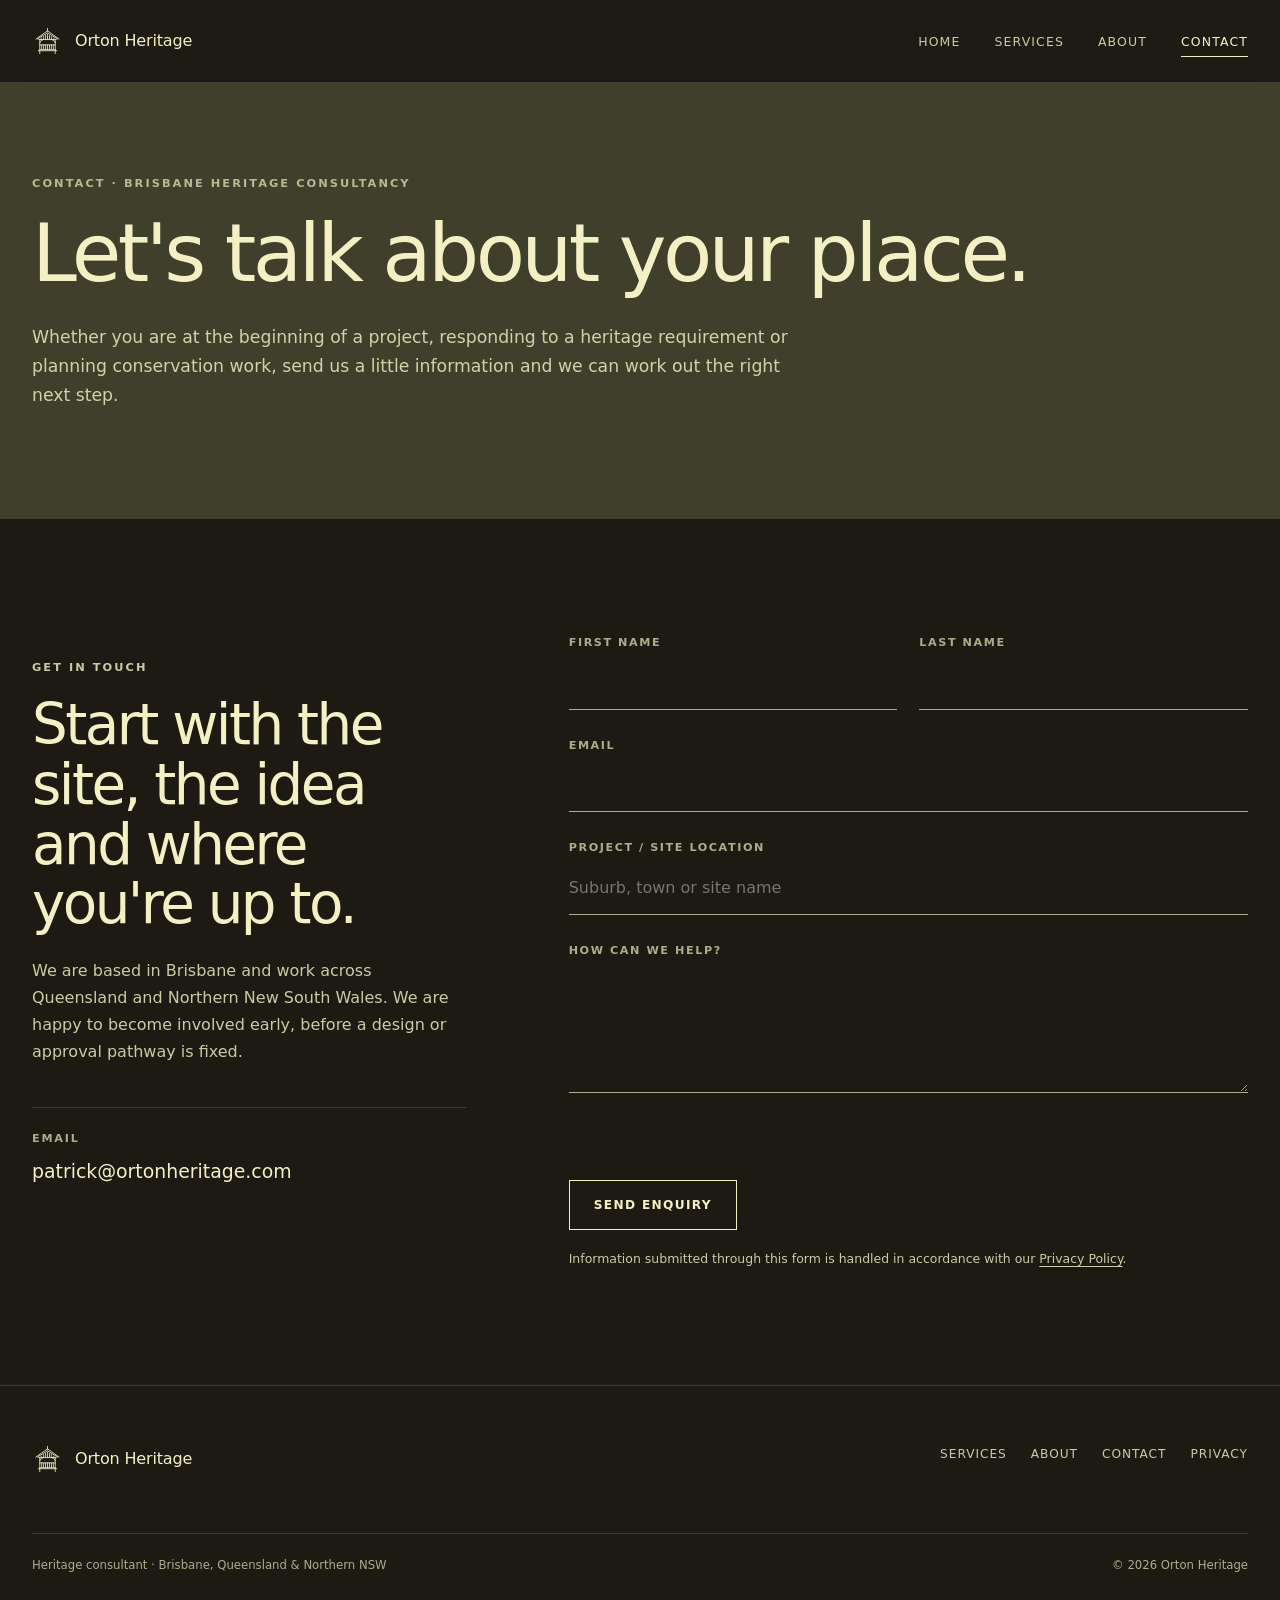
<file: contact.html>
<!doctype html>
<html lang="en-AU">
<head>
  <meta charset="utf-8"><meta name="viewport" content="width=device-width, initial-scale=1">
  <title>Contact a Heritage Consultant in Brisbane | Orton Heritage</title>
  <meta name="description" content="Contact Orton Heritage, a Brisbane heritage consultancy, to discuss Heritage Impact Statements, conservation planning, character advice and heritage design services.">
  <meta name="theme-color" content="#403F2C">
  <link rel="canonical" href="https://ortonheritage.com/contact.html">
  <link rel="icon" href="assets/favicon.svg" type="image/svg+xml">
  <meta property="og:type" content="website">
  <meta property="og:site_name" content="Orton Heritage">
  <meta property="og:title" content="Contact a Heritage Consultant in Brisbane | Orton Heritage">
  <meta property="og:description" content="Tell us about your heritage place, project or approval requirement in Brisbane, Queensland or Northern NSW.">
  <meta property="og:url" content="https://ortonheritage.com/contact.html">
  <meta property="og:image" content="https://ortonheritage.com/assets/images/place-4.jpg">
  <meta name="twitter:card" content="summary_large_image">
  <link rel="stylesheet" href="css/style.css">
</head>
<body>
<a class="skip-link" href="#main">Skip to content</a>
<header class="site-header solid"><div class="wrap"><a class="brand" href="index.html"><img src="assets/logo.svg" alt="" width="31" height="31"><span>Orton Heritage</span></a><button class="nav-toggle" type="button" aria-expanded="false" aria-controls="site-nav" aria-label="Open navigation"><span></span><span></span><span></span></button><nav class="site-nav" id="site-nav" aria-label="Primary navigation"><ul><li><a href="index.html">Home</a></li><li><a href="services.html">Services</a></li><li><a href="about.html">About</a></li><li><a href="contact.html" aria-current="page">Contact</a></li></ul></nav></div></header>
<main id="main">
  <section class="page-hero"><div class="wrap"><p class="eyebrow">Contact · Brisbane heritage consultancy</p><h1>Let's talk about your place.</h1><p class="lede">Whether you are at the beginning of a project, responding to a heritage requirement or planning conservation work, send us a little information and we can work out the right next step.</p></div></section>
  <section class="section"><div class="wrap contact-grid reveal">
    <aside class="contact-aside"><p class="eyebrow">Get in touch</p><h2>Start with the site, the idea and where you're up to.</h2><p>We are based in Brisbane and work across Queensland and Northern New South Wales. We are happy to become involved early, before a design or approval pathway is fixed.</p><div class="contact-meta"><small>Email</small><div class="contact-email"><a href="mailto:patrick@ortonheritage.com">patrick@ortonheritage.com</a></div></div></aside>
    <form class="form" action="https://formspree.io/f/xrpgwynb" method="post" data-contact-form>
      <input type="hidden" name="_subject" value="New enquiry from Orton Heritage website">
      <div class="form-row"><div class="field"><label for="first-name">First name</label><input id="first-name" name="first_name" autocomplete="given-name" required></div><div class="field"><label for="last-name">Last name</label><input id="last-name" name="last_name" autocomplete="family-name"></div></div>
      <div class="field"><label for="email">Email</label><input id="email" name="email" type="email" autocomplete="email" required></div>
      <div class="field"><label for="project">Project / site location</label><input id="project" name="project" placeholder="Suburb, town or site name"></div>
      <div class="field"><label for="message">How can we help?</label><textarea id="message" name="message" required></textarea></div>
      <div class="hp" aria-hidden="true"><label for="company">Company</label><input id="company" name="company" tabindex="-1" autocomplete="off"></div>
      <div class="form-status" aria-live="polite"></div><button class="btn" type="submit">Send enquiry</button>
      <p class="form-privacy">Information submitted through this form is handled in accordance with our <a href="privacy.html">Privacy Policy</a>.</p>
    </form>
  </div></section>
</main>
<footer class="site-footer"><div class="wrap"><div class="footer-grid"><a class="brand" href="index.html"><img src="assets/logo.svg" alt=""><span>Orton Heritage</span></a><nav class="footer-nav" aria-label="Footer navigation"><a href="services.html">Services</a><a href="about.html">About</a><a href="contact.html">Contact</a><a href="privacy.html">Privacy</a></nav></div><div class="footer-bottom"><span>Heritage consultant · Brisbane, Queensland &amp; Northern NSW</span><span>© <span data-year></span> Orton Heritage</span></div></div></footer>
<script src="assets/main.js"></script>
</body>
</html>
</file>
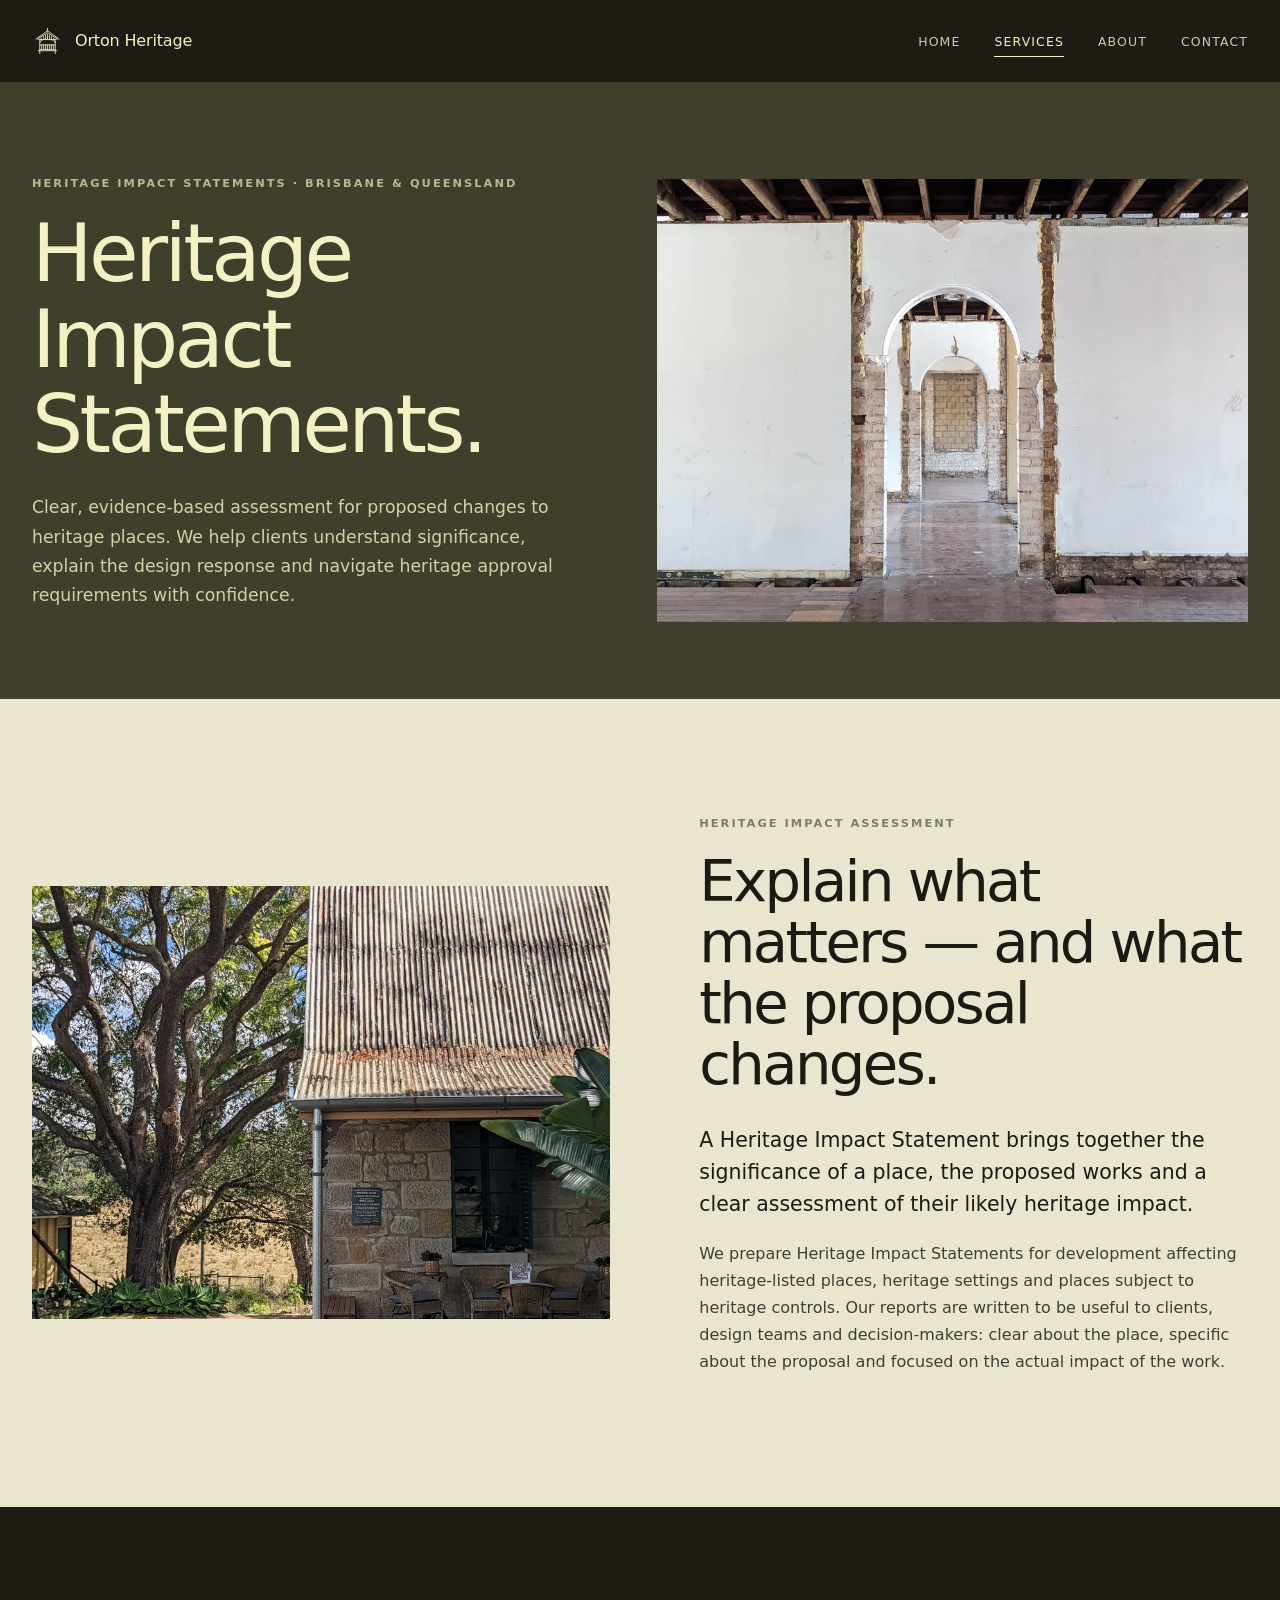
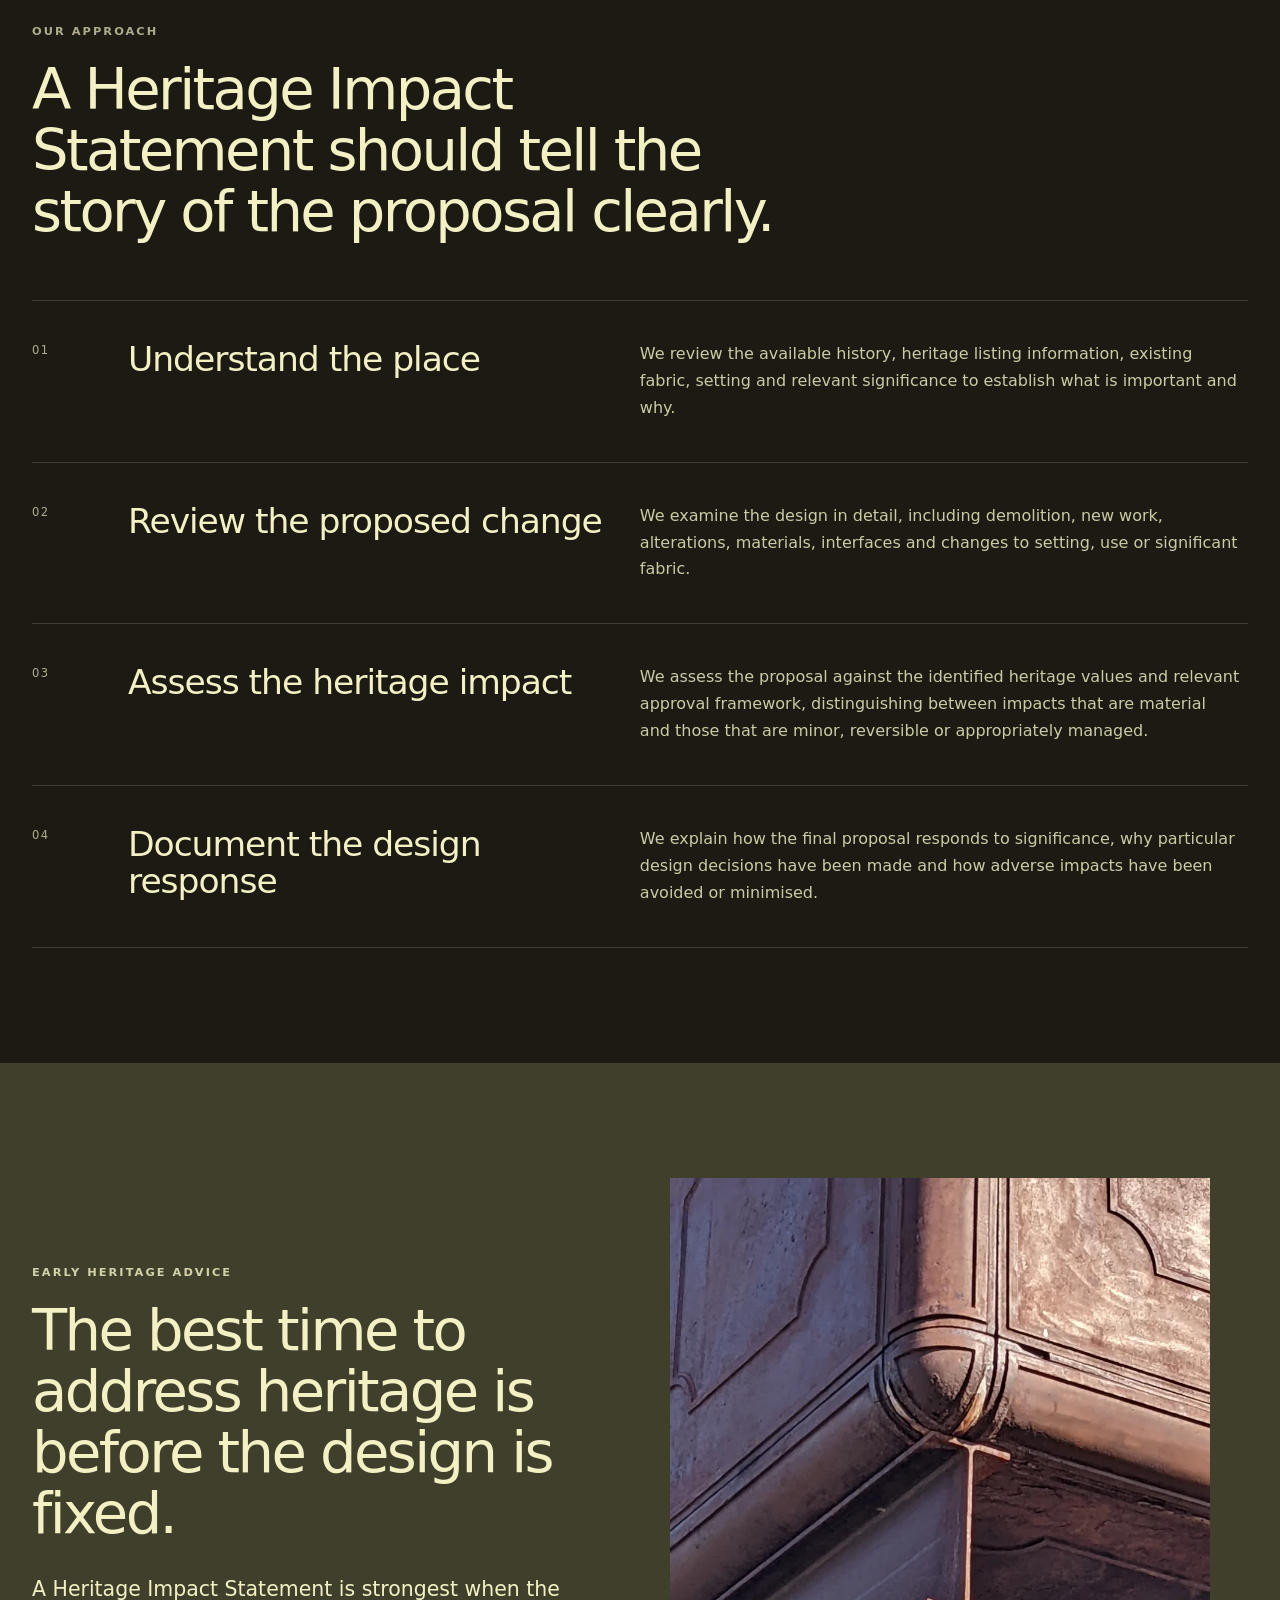
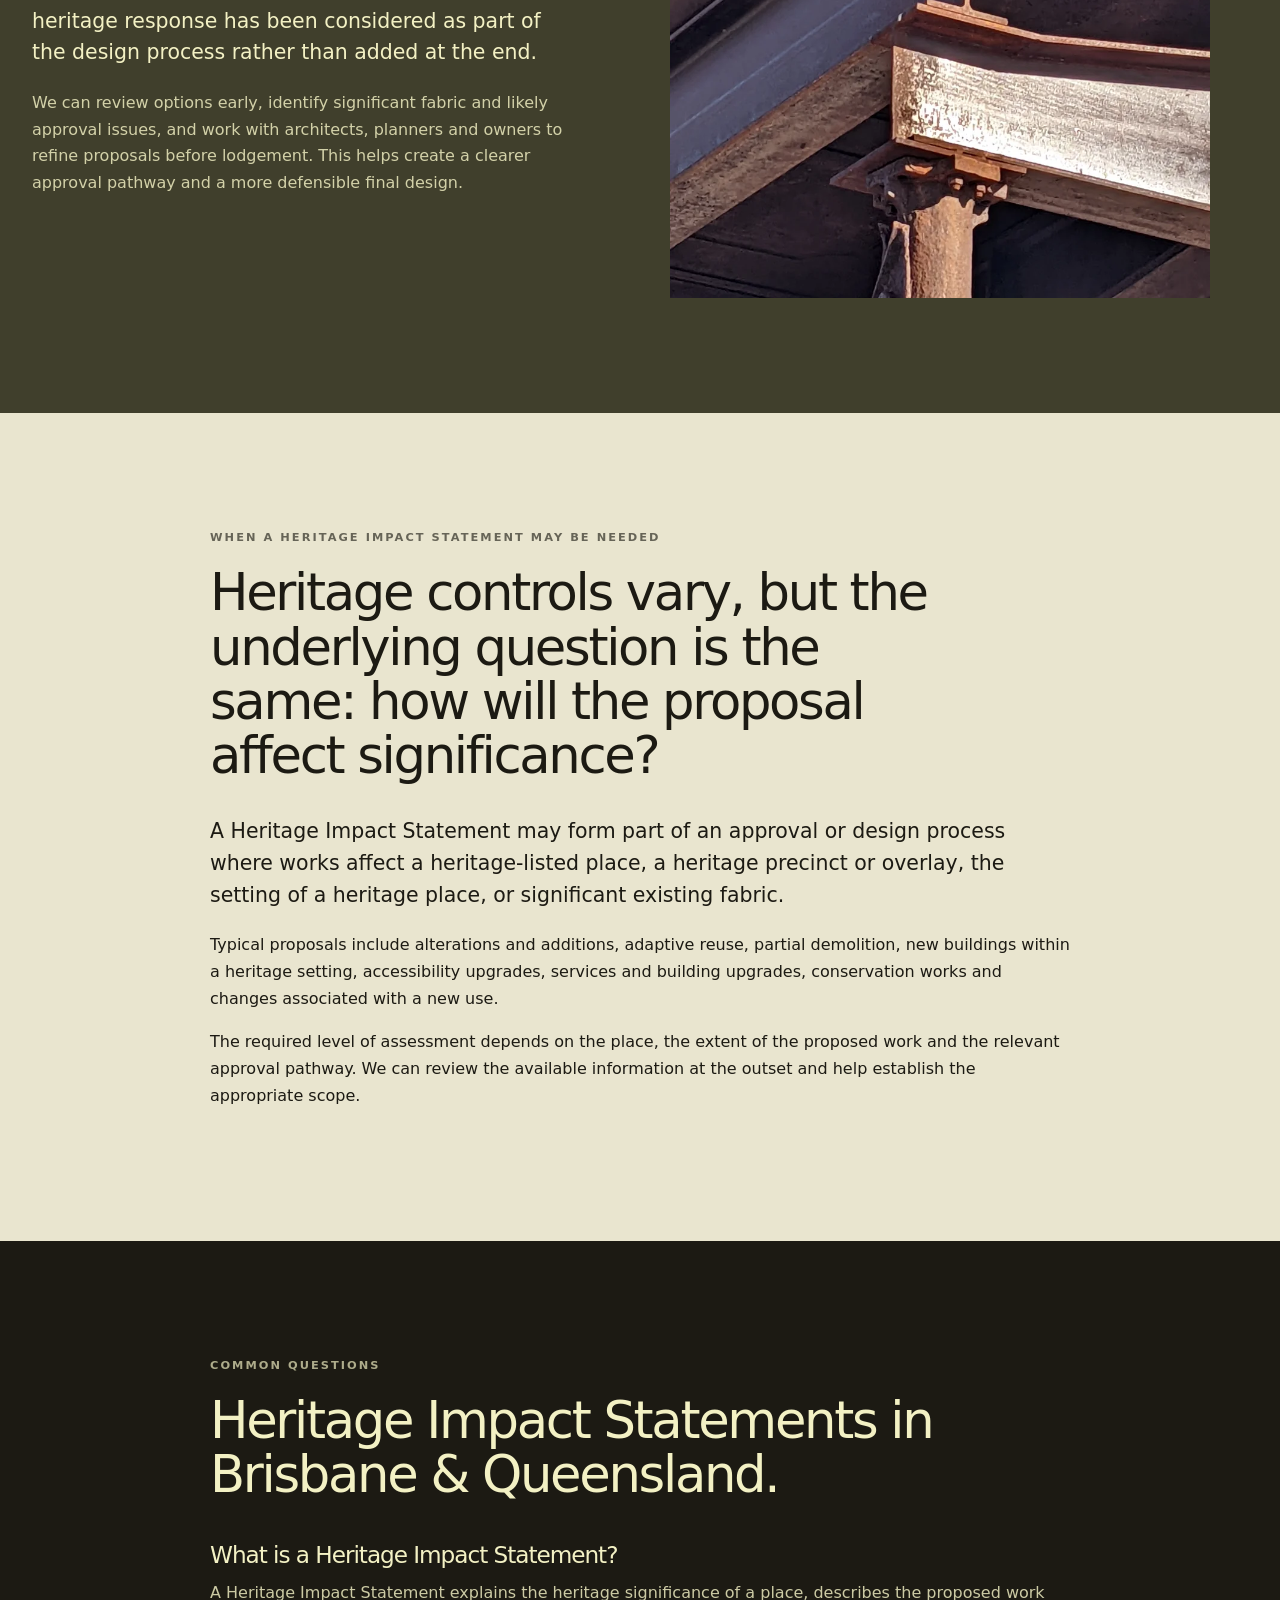
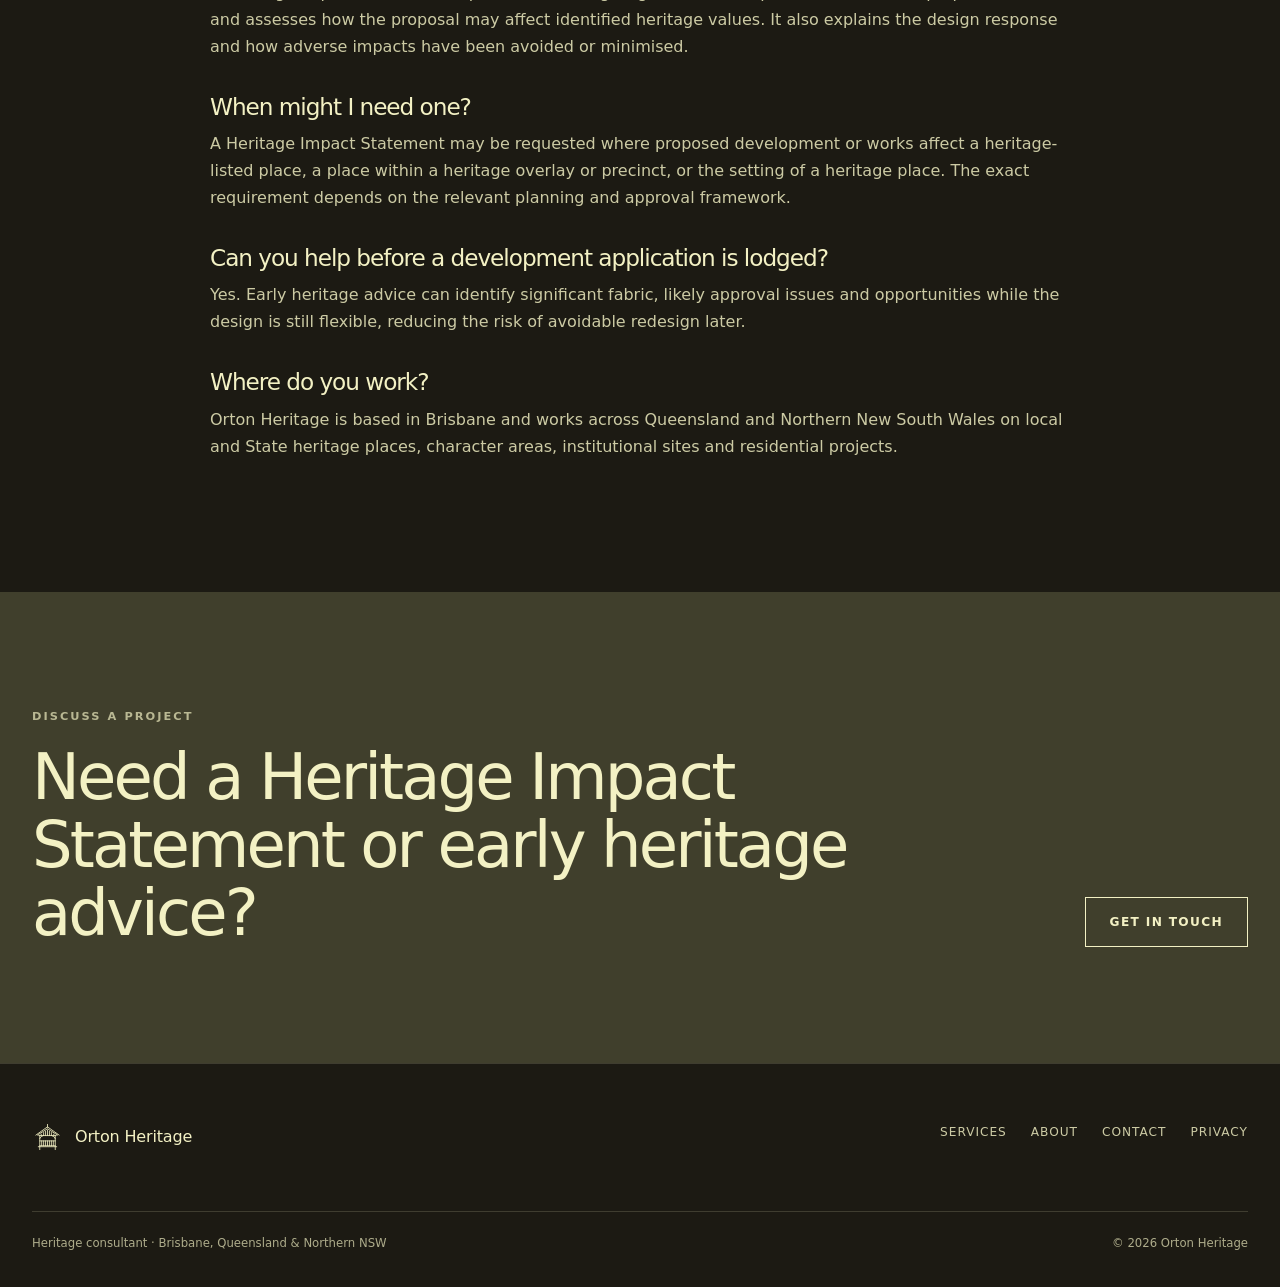
<file: heritage-impact-statements.html>
<!doctype html>
<html lang="en-AU">
<head>
  <meta charset="utf-8">
  <meta name="viewport" content="width=device-width, initial-scale=1">
  <title>Heritage Impact Statements Brisbane | Orton Heritage</title>
  <meta name="description" content="Heritage Impact Statements for development and works affecting heritage places in Brisbane and across Queensland. Clear assessment, design advice and approval support.">
  <meta name="theme-color" content="#403F2C">
  <link rel="canonical" href="https://ortonheritage.com/heritage-impact-statements.html">
  <link rel="icon" href="assets/favicon.svg" type="image/svg+xml">
  <meta property="og:type" content="website">
  <meta property="og:site_name" content="Orton Heritage">
  <meta property="og:title" content="Heritage Impact Statements Brisbane | Orton Heritage">
  <meta property="og:description" content="Clear, evidence-based heritage impact assessment for projects in Brisbane and across Queensland.">
  <meta property="og:url" content="https://ortonheritage.com/heritage-impact-statements.html">
  <meta property="og:image" content="https://ortonheritage.com/assets/images/place-3.jpg">
  <meta name="twitter:card" content="summary_large_image">
  <link rel="stylesheet" href="css/style.css">
  <script type="application/ld+json">{"@context":"https://schema.org","@type":"Service","name":"Heritage Impact Statements & Assessments","serviceType":"Heritage Impact Statements and heritage impact assessment","url":"https://ortonheritage.com/heritage-impact-statements.html","description":"Heritage Impact Statements and heritage impact assessment for development and works affecting heritage places in Brisbane and across Queensland.","provider":{"@type":"ProfessionalService","@id":"https://ortonheritage.com/#business","name":"Orton Heritage","url":"https://ortonheritage.com/"},"areaServed":["Brisbane","Queensland","Northern New South Wales"]}</script>
  <script type="application/ld+json">{"@context":"https://schema.org","@type":"FAQPage","mainEntity":[{"@type":"Question","name":"What is a Heritage Impact Statement?","acceptedAnswer":{"@type":"Answer","text":"A Heritage Impact Statement explains the heritage significance of a place, describes the proposed work and assesses how the proposal may affect identified heritage values. It also explains the design response and how adverse impacts have been avoided or minimised."}},{"@type":"Question","name":"When might I need a Heritage Impact Statement?","acceptedAnswer":{"@type":"Answer","text":"A Heritage Impact Statement may be requested where proposed development or works affect a heritage-listed place, a place within a heritage overlay or precinct, or the setting of a heritage place. The exact requirement depends on the relevant planning and approval framework."}},{"@type":"Question","name":"Can Orton Heritage help before a development application is lodged?","acceptedAnswer":{"@type":"Answer","text":"Yes. Early heritage advice can identify significant fabric, likely approval issues and opportunities while the design is still flexible, reducing the risk of avoidable redesign later."}},{"@type":"Question","name":"Where does Orton Heritage work?","acceptedAnswer":{"@type":"Answer","text":"Orton Heritage is based in Brisbane and works across Queensland and Northern New South Wales on local and State heritage places, character areas, institutional sites and residential projects."}}]}</script>
</head>
<body>
<a class="skip-link" href="#main">Skip to content</a>
<header class="site-header solid"><div class="wrap"><a class="brand" href="index.html" aria-label="Orton Heritage home"><img src="assets/logo.svg" alt="" width="31" height="31"><span>Orton Heritage</span></a><button class="nav-toggle" type="button" aria-expanded="false" aria-controls="site-nav" aria-label="Open navigation"><span></span><span></span><span></span></button><nav class="site-nav" id="site-nav" aria-label="Primary navigation"><ul><li><a href="index.html">Home</a></li><li><a href="services.html" aria-current="page">Services</a></li><li><a href="about.html">About</a></li><li><a href="contact.html">Contact</a></li></ul></nav></div></header>

<main id="main">
  <section class="page-hero page-hero--split">
    <div class="wrap page-hero-grid">
      <div>
        <p class="eyebrow">Heritage Impact Statements · Brisbane &amp; Queensland</p>
        <h1>Heritage Impact Statements.</h1>
        <p class="lede">Clear, evidence-based assessment for proposed changes to heritage places. We help clients understand significance, explain the design response and navigate heritage approval requirements with confidence.</p>
      </div>
      <figure class="page-hero-media"><img src="assets/images/place-3-1500.webp" srcset="assets/images/place-3-900.webp 900w, assets/images/place-3-1500.webp 1500w, assets/images/place-3-2200.webp 2200w" sizes="(max-width: 980px) 100vw, 55vw" alt="Heritage interior with exposed roof structure and arched openings" fetchpriority="high" decoding="async"></figure>
    </div>
  </section>

  <section class="section section--paper">
    <div class="wrap image-copy image-copy--image-left reveal">
      <figure class="image-copy-media image-copy-media--landscape"><img src="assets/images/place-2-1500.webp" srcset="assets/images/place-2-900.webp 900w, assets/images/place-2-1500.webp 1500w, assets/images/place-2-2200.webp 2200w" sizes="(max-width: 980px) 100vw, 50vw" alt="Heritage building within a mature landscape setting" loading="lazy" decoding="async"></figure>
      <div class="image-copy-text">
        <p class="eyebrow">Heritage impact assessment</p>
        <h2 class="section-heading">Explain what matters — and what the proposal changes.</h2>
        <p class="lead-copy">A Heritage Impact Statement brings together the significance of a place, the proposed works and a clear assessment of their likely heritage impact.</p>
        <p>We prepare Heritage Impact Statements for development affecting heritage-listed places, heritage settings and places subject to heritage controls. Our reports are written to be useful to clients, design teams and decision-makers: clear about the place, specific about the proposal and focused on the actual impact of the work.</p>
      </div>
    </div>
  </section>

  <section class="section">
    <div class="wrap">
      <div style="max-width:760px;margin-bottom:58px;" class="reveal">
        <p class="eyebrow">Our approach</p>
        <h2 class="section-heading">A Heritage Impact Statement should tell the story of the proposal clearly.</h2>
      </div>
      <div class="services-list">
        <article class="service-detail reveal"><span class="num">01</span><h2>Understand the place</h2><p>We review the available history, heritage listing information, existing fabric, setting and relevant significance to establish what is important and why.</p></article>
        <article class="service-detail reveal"><span class="num">02</span><h2>Review the proposed change</h2><p>We examine the design in detail, including demolition, new work, alterations, materials, interfaces and changes to setting, use or significant fabric.</p></article>
        <article class="service-detail reveal"><span class="num">03</span><h2>Assess the heritage impact</h2><p>We assess the proposal against the identified heritage values and relevant approval framework, distinguishing between impacts that are material and those that are minor, reversible or appropriately managed.</p></article>
        <article class="service-detail reveal"><span class="num">04</span><h2>Document the design response</h2><p>We explain how the final proposal responds to significance, why particular design decisions have been made and how adverse impacts have been avoided or minimised.</p></article>
      </div>
    </div>
  </section>

  <section class="section section--olive">
    <div class="wrap image-copy image-copy--image-right reveal">
      <div class="image-copy-text">
        <p class="eyebrow">Early heritage advice</p>
        <h2 class="section-heading">The best time to address heritage is before the design is fixed.</h2>
        <p class="lead-copy">A Heritage Impact Statement is strongest when the heritage response has been considered as part of the design process rather than added at the end.</p>
        <p>We can review options early, identify significant fabric and likely approval issues, and work with architects, planners and owners to refine proposals before lodgement. This helps create a clearer approval pathway and a more defensible final design.</p>
      </div>
      <figure class="image-copy-media image-copy-media--detail"><img src="assets/images/place-4-1500.webp" srcset="assets/images/place-4-900.webp 900w, assets/images/place-4-1500.webp 1500w, assets/images/place-4-2200.webp 2200w" sizes="(max-width: 980px) 100vw, 50vw" alt="Detail of historic building fabric" loading="lazy" decoding="async"></figure>
    </div>
  </section>

  <section class="section section--paper">
    <div class="narrow reveal">
      <p class="eyebrow">When a Heritage Impact Statement may be needed</p>
      <h2 class="section-heading" style="font-size:clamp(2.2rem,4vw,3.8rem);margin-bottom:34px;">Heritage controls vary, but the underlying question is the same: how will the proposal affect significance?</h2>
      <p class="lead-copy">A Heritage Impact Statement may form part of an approval or design process where works affect a heritage-listed place, a heritage precinct or overlay, the setting of a heritage place, or significant existing fabric.</p>
      <p>Typical proposals include alterations and additions, adaptive reuse, partial demolition, new buildings within a heritage setting, accessibility upgrades, services and building upgrades, conservation works and changes associated with a new use.</p>
      <p>The required level of assessment depends on the place, the extent of the proposed work and the relevant approval pathway. We can review the available information at the outset and help establish the appropriate scope.</p>
    </div>
  </section>

  <section class="section">
    <div class="narrow reveal">
      <p class="eyebrow">Common questions</p>
      <h2 class="section-heading" style="font-size:clamp(2.2rem,4vw,3.8rem);margin-bottom:42px;">Heritage Impact Statements in Brisbane &amp; Queensland.</h2>
      <h3 style="font-size:1.45rem;margin:0 0 12px;">What is a Heritage Impact Statement?</h3>
      <p style="margin-bottom:34px;color:var(--cream-soft);">A Heritage Impact Statement explains the heritage significance of a place, describes the proposed work and assesses how the proposal may affect identified heritage values. It also explains the design response and how adverse impacts have been avoided or minimised.</p>
      <h3 style="font-size:1.45rem;margin:0 0 12px;">When might I need one?</h3>
      <p style="margin-bottom:34px;color:var(--cream-soft);">A Heritage Impact Statement may be requested where proposed development or works affect a heritage-listed place, a place within a heritage overlay or precinct, or the setting of a heritage place. The exact requirement depends on the relevant planning and approval framework.</p>
      <h3 style="font-size:1.45rem;margin:0 0 12px;">Can you help before a development application is lodged?</h3>
      <p style="margin-bottom:34px;color:var(--cream-soft);">Yes. Early heritage advice can identify significant fabric, likely approval issues and opportunities while the design is still flexible, reducing the risk of avoidable redesign later.</p>
      <h3 style="font-size:1.45rem;margin:0 0 12px;">Where do you work?</h3>
      <p style="color:var(--cream-soft);">Orton Heritage is based in Brisbane and works across Queensland and Northern New South Wales on local and State heritage places, character areas, institutional sites and residential projects.</p>
    </div>
  </section>

  <section class="section section--olive">
    <div class="wrap cta reveal">
      <div><p class="eyebrow">Discuss a project</p><h2>Need a Heritage Impact Statement or early heritage advice?</h2></div>
      <a class="btn" href="contact.html">Get in touch</a>
    </div>
  </section>
</main>

<footer class="site-footer"><div class="wrap"><div class="footer-grid"><a class="brand" href="index.html"><img src="assets/logo.svg" alt="" width="31" height="31"><span>Orton Heritage</span></a><nav class="footer-nav" aria-label="Footer navigation"><a href="services.html">Services</a><a href="about.html">About</a><a href="contact.html">Contact</a><a href="privacy.html">Privacy</a></nav></div><div class="footer-bottom"><span>Heritage consultant · Brisbane, Queensland &amp; Northern NSW</span><span>© <span data-year></span> Orton Heritage</span></div></div></footer>
<script src="assets/main.js"></script>
</body>
</html>
</file>
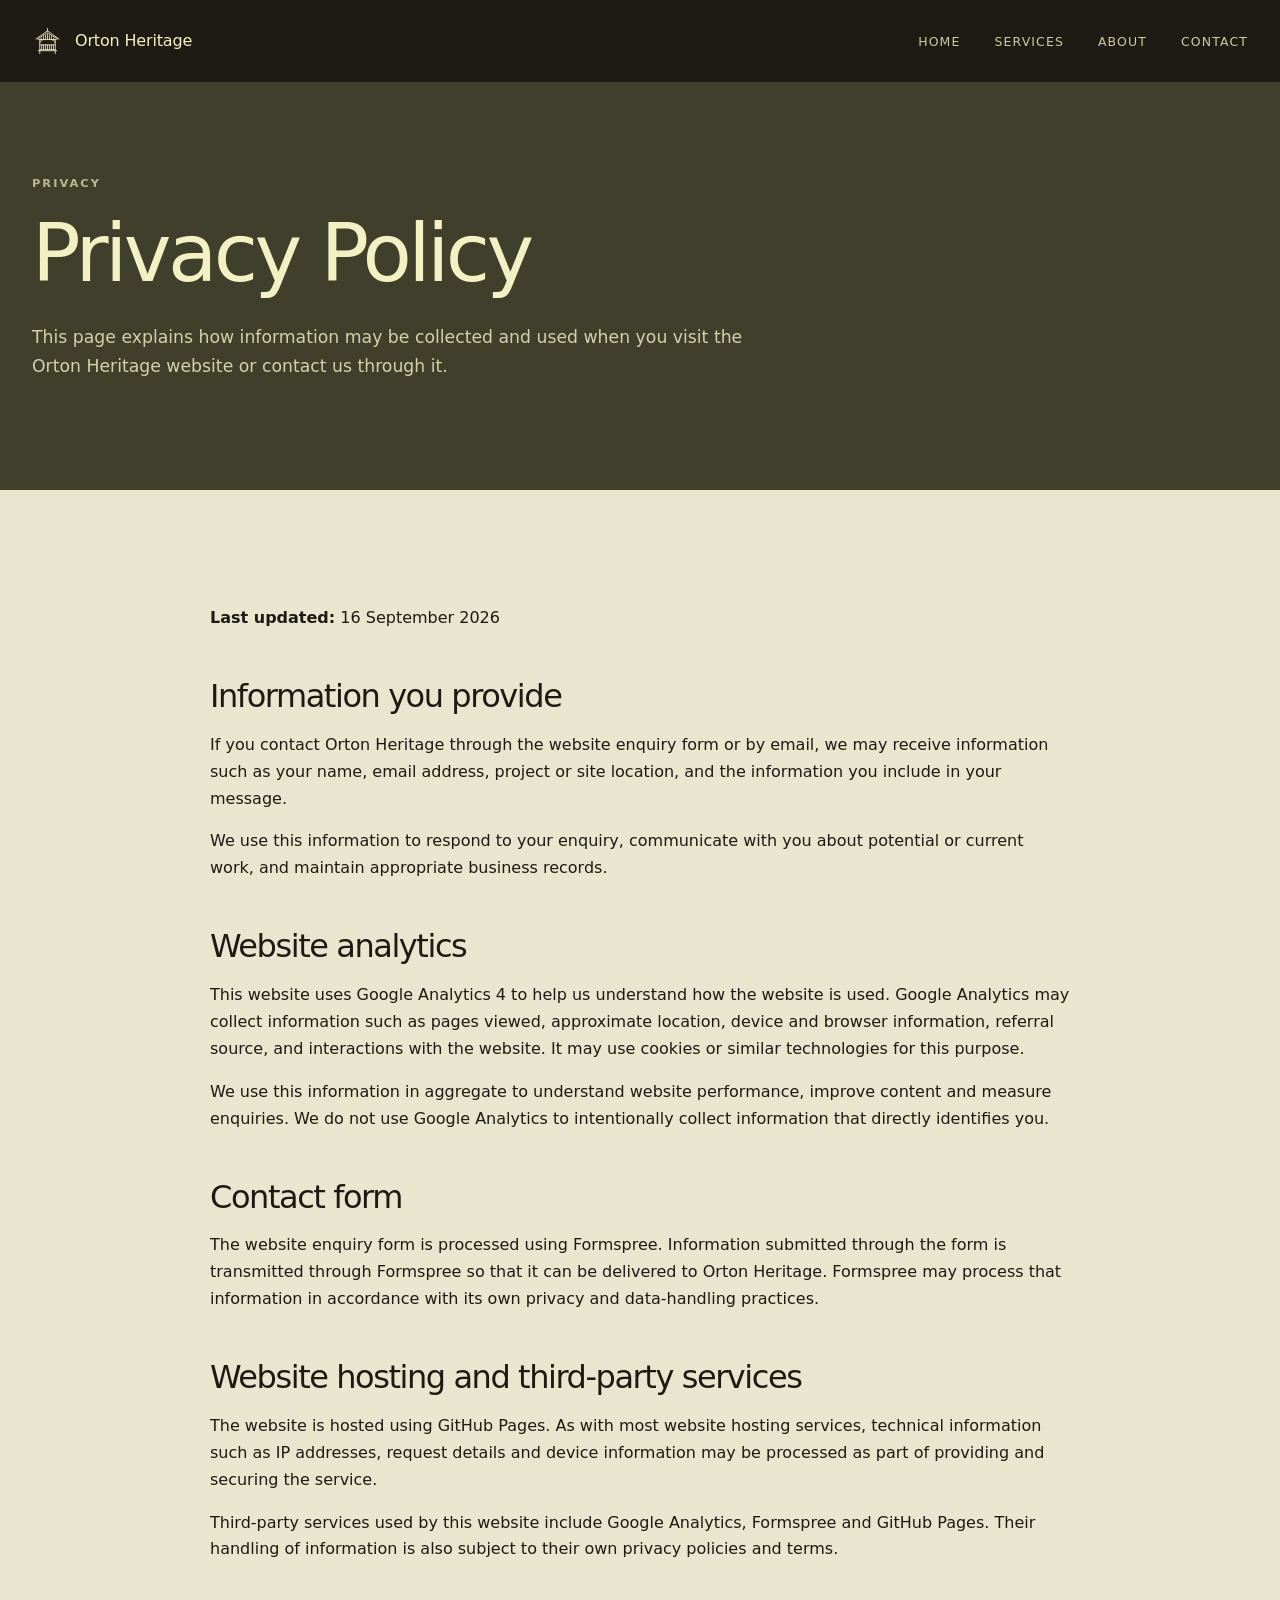
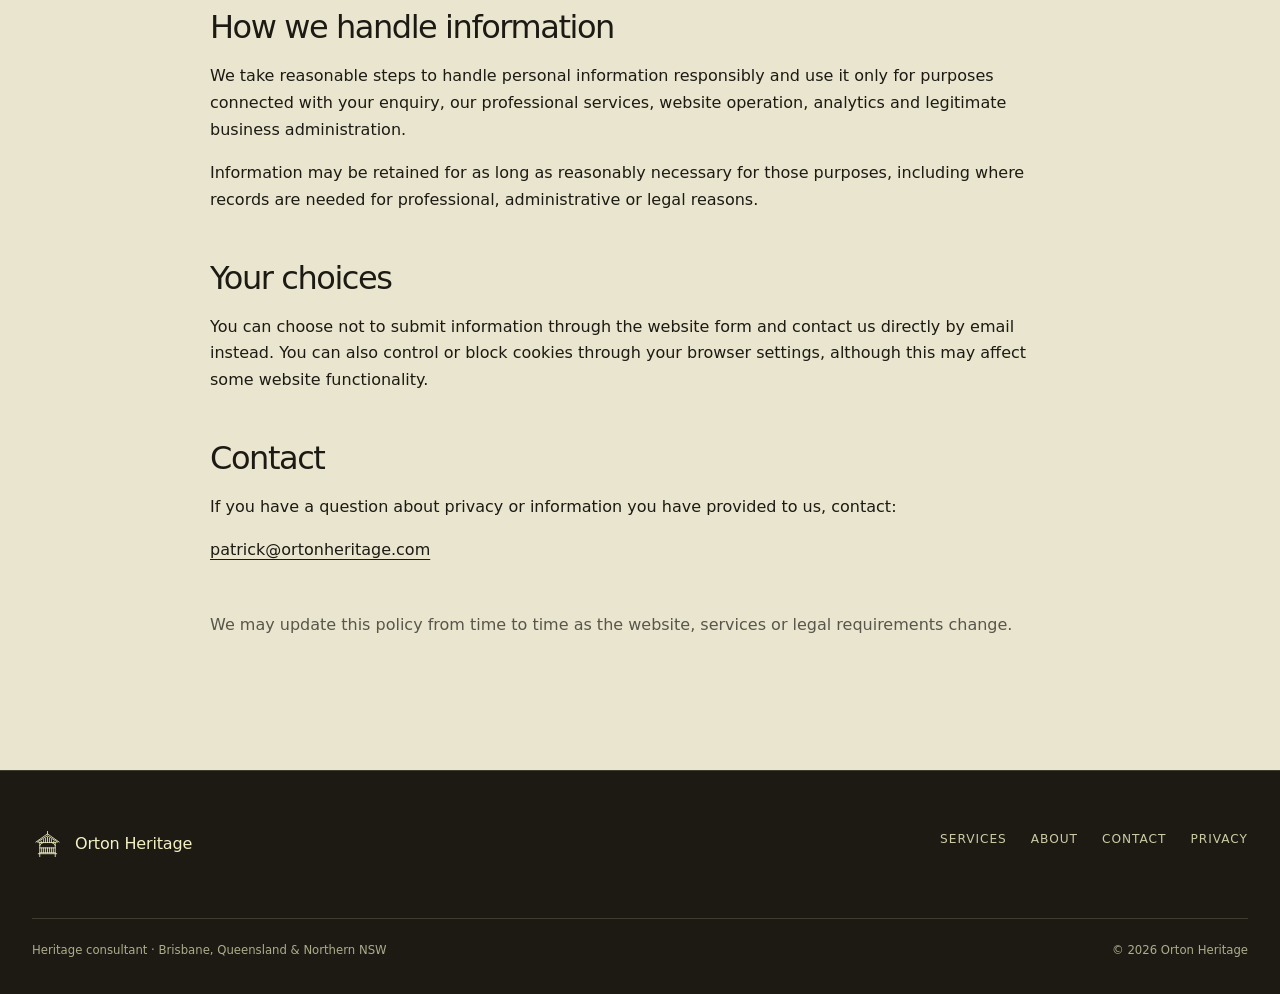
<file: privacy.html>
<!doctype html>
<html lang="en-AU">
<head>
  <meta charset="utf-8">
  <meta name="viewport" content="width=device-width, initial-scale=1">
  <title>Privacy Policy | Orton Heritage</title>
  <meta name="description" content="Privacy information for the Orton Heritage website, including contact enquiries, Google Analytics and third-party services.">
  <meta name="theme-color" content="#403F2C">
  <link rel="canonical" href="https://ortonheritage.com/privacy.html">
  <link rel="icon" href="assets/favicon.svg" type="image/svg+xml">
  <meta name="robots" content="index,follow">
  <link rel="stylesheet" href="css/style.css">
</head>
<body>
<a class="skip-link" href="#main">Skip to content</a>
<header class="site-header solid"><div class="wrap"><a class="brand" href="index.html"><img src="assets/logo.svg" alt="" width="31" height="31"><span>Orton Heritage</span></a><button class="nav-toggle" type="button" aria-expanded="false" aria-controls="site-nav" aria-label="Open navigation"><span></span><span></span><span></span></button><nav class="site-nav" id="site-nav" aria-label="Primary navigation"><ul><li><a href="index.html">Home</a></li><li><a href="services.html">Services</a></li><li><a href="about.html">About</a></li><li><a href="contact.html">Contact</a></li></ul></nav></div></header>
<main id="main">
  <section class="page-hero"><div class="wrap"><p class="eyebrow">Privacy</p><h1>Privacy Policy</h1><p class="lede">This page explains how information may be collected and used when you visit the Orton Heritage website or contact us through it.</p></div></section>
  <section class="section section--paper">
    <div class="narrow" style="font-size:1rem;">
      <p><strong>Last updated:</strong> 16 September 2026</p>

      <h2 style="font-size:2rem;margin:48px 0 18px;">Information you provide</h2>
      <p>If you contact Orton Heritage through the website enquiry form or by email, we may receive information such as your name, email address, project or site location, and the information you include in your message.</p>
      <p>We use this information to respond to your enquiry, communicate with you about potential or current work, and maintain appropriate business records.</p>

      <h2 style="font-size:2rem;margin:48px 0 18px;">Website analytics</h2>
      <p>This website uses Google Analytics 4 to help us understand how the website is used. Google Analytics may collect information such as pages viewed, approximate location, device and browser information, referral source, and interactions with the website. It may use cookies or similar technologies for this purpose.</p>
      <p>We use this information in aggregate to understand website performance, improve content and measure enquiries. We do not use Google Analytics to intentionally collect information that directly identifies you.</p>

      <h2 style="font-size:2rem;margin:48px 0 18px;">Contact form</h2>
      <p>The website enquiry form is processed using Formspree. Information submitted through the form is transmitted through Formspree so that it can be delivered to Orton Heritage. Formspree may process that information in accordance with its own privacy and data-handling practices.</p>

      <h2 style="font-size:2rem;margin:48px 0 18px;">Website hosting and third-party services</h2>
      <p>The website is hosted using GitHub Pages. As with most website hosting services, technical information such as IP addresses, request details and device information may be processed as part of providing and securing the service.</p>
      <p>Third-party services used by this website include Google Analytics, Formspree and GitHub Pages. Their handling of information is also subject to their own privacy policies and terms.</p>

      <h2 style="font-size:2rem;margin:48px 0 18px;">How we handle information</h2>
      <p>We take reasonable steps to handle personal information responsibly and use it only for purposes connected with your enquiry, our professional services, website operation, analytics and legitimate business administration.</p>
      <p>Information may be retained for as long as reasonably necessary for those purposes, including where records are needed for professional, administrative or legal reasons.</p>

      <h2 style="font-size:2rem;margin:48px 0 18px;">Your choices</h2>
      <p>You can choose not to submit information through the website form and contact us directly by email instead. You can also control or block cookies through your browser settings, although this may affect some website functionality.</p>

      <h2 style="font-size:2rem;margin:48px 0 18px;">Contact</h2>
      <p>If you have a question about privacy or information you have provided to us, contact:</p>
      <p><a href="mailto:patrick@ortonheritage.com" style="text-decoration:underline;text-underline-offset:4px;">patrick@ortonheritage.com</a></p>

      <p style="margin-top:48px;opacity:.7;">We may update this policy from time to time as the website, services or legal requirements change.</p>
    </div>
  </section>
</main>
<footer class="site-footer"><div class="wrap"><div class="footer-grid"><a class="brand" href="index.html"><img src="assets/logo.svg" alt=""><span>Orton Heritage</span></a><nav class="footer-nav" aria-label="Footer navigation"><a href="services.html">Services</a><a href="about.html">About</a><a href="contact.html">Contact</a><a href="privacy.html" aria-current="page">Privacy</a></nav></div><div class="footer-bottom"><span>Heritage consultant · Brisbane, Queensland &amp; Northern NSW</span><span>© <span data-year></span> Orton Heritage</span></div></div></footer>
<script src="assets/main.js"></script>
</body>
</html>
</file>
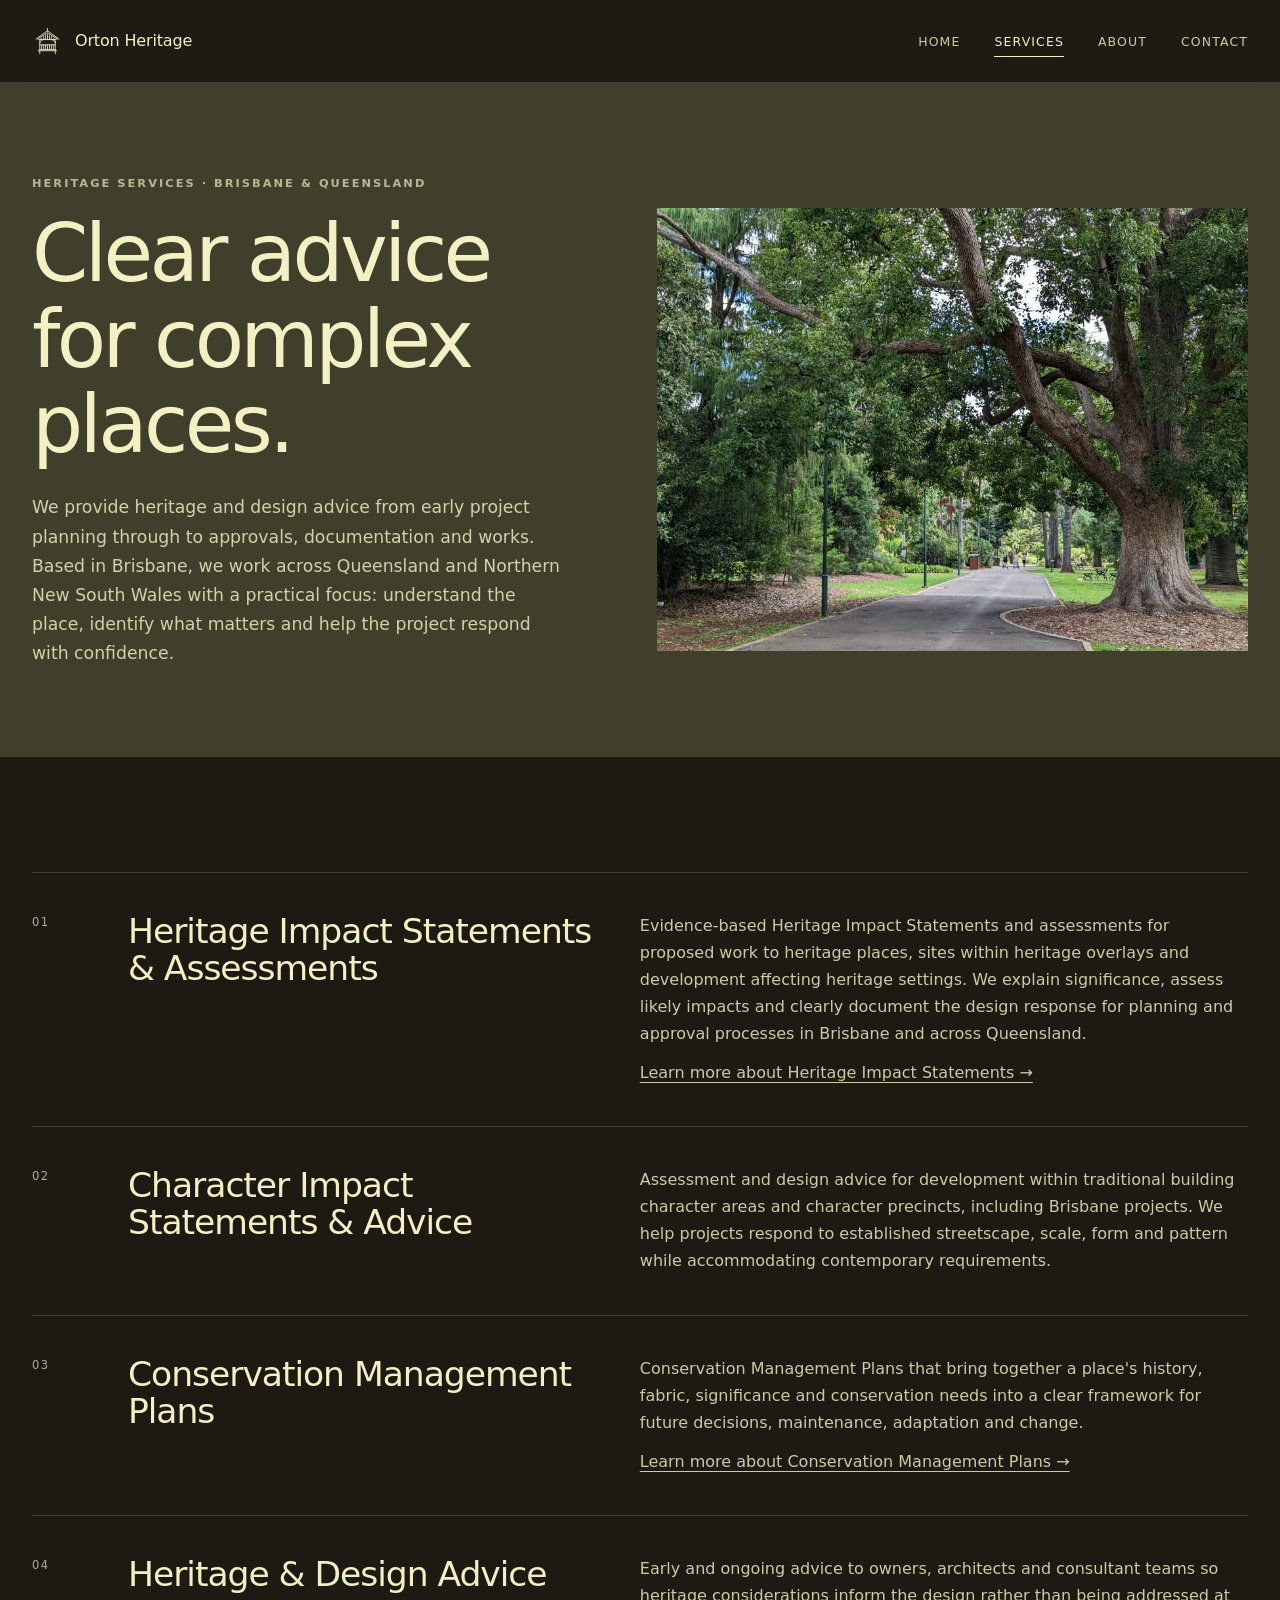
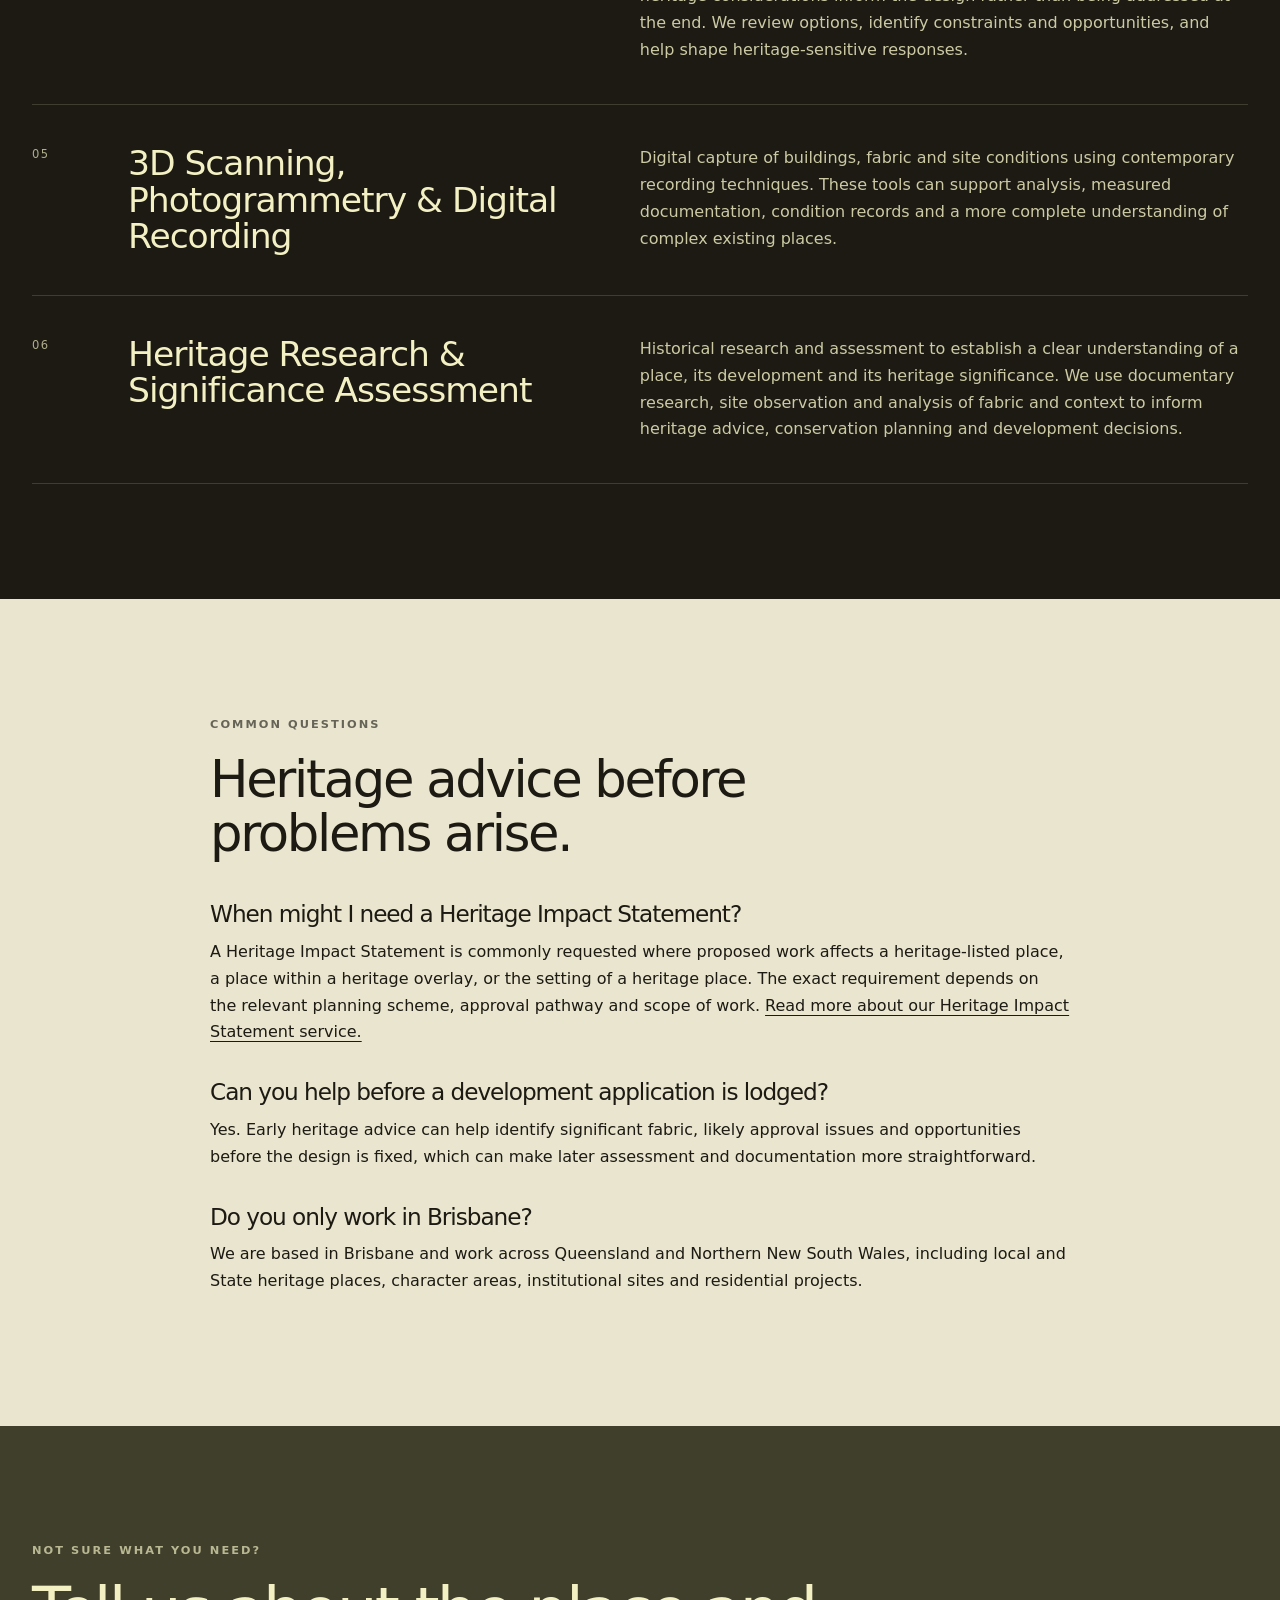
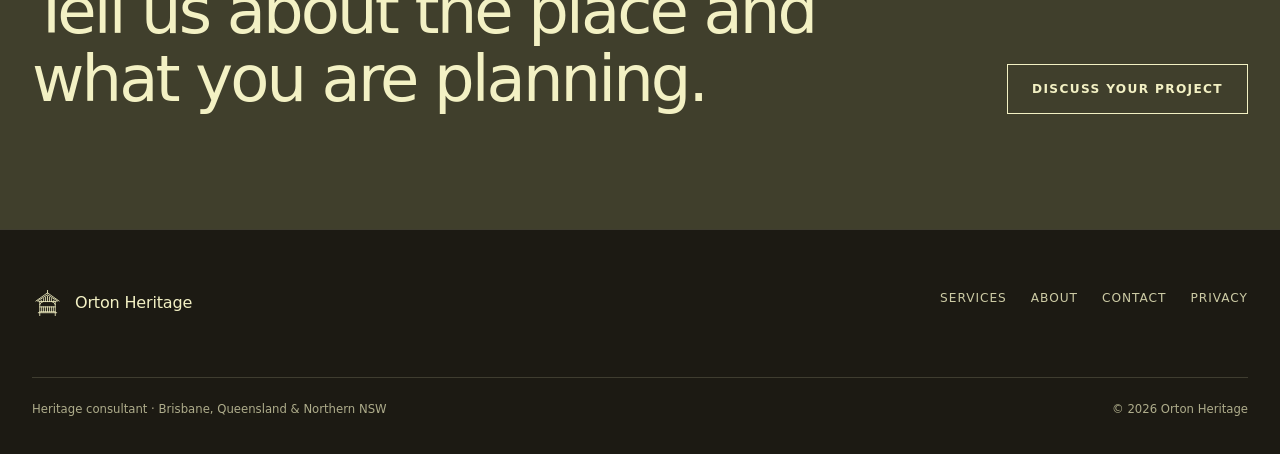
<file: services.html>
<!doctype html>
<html lang="en-AU">
<head>
  <meta charset="utf-8">
  <meta name="viewport" content="width=device-width, initial-scale=1">
  <title>Heritage Services Brisbane | Orton Heritage</title>
  <meta name="description" content="Heritage consultancy services in Brisbane and across Queensland, including Heritage Impact Statements, character advice, Conservation Management Plans and design advice.">
  <meta name="theme-color" content="#403F2C">
  <link rel="canonical" href="https://ortonheritage.com/services.html">
  <link rel="icon" href="assets/favicon.svg" type="image/svg+xml">
  <meta property="og:type" content="website">
  <meta property="og:site_name" content="Orton Heritage">
  <meta property="og:title" content="Heritage Services Brisbane | Orton Heritage">
  <meta property="og:description" content="Practical heritage, character, conservation, design and digital recording advice for Brisbane and Queensland projects.">
  <meta property="og:url" content="https://ortonheritage.com/services.html">
  <meta property="og:image" content="https://ortonheritage.com/assets/images/place-1.jpg">
  <meta name="twitter:card" content="summary_large_image">
  <link rel="stylesheet" href="css/style.css">
</head>
<body>
<a class="skip-link" href="#main">Skip to content</a>
<header class="site-header solid"><div class="wrap"><a class="brand" href="index.html"><img src="assets/logo.svg" alt="" width="31" height="31"><span>Orton Heritage</span></a><button class="nav-toggle" type="button" aria-expanded="false" aria-controls="site-nav" aria-label="Open navigation"><span></span><span></span><span></span></button><nav class="site-nav" id="site-nav" aria-label="Primary navigation"><ul><li><a href="index.html">Home</a></li><li><a href="services.html" aria-current="page">Services</a></li><li><a href="about.html">About</a></li><li><a href="contact.html">Contact</a></li></ul></nav></div></header>
<main id="main">
  <section class="page-hero page-hero--split">
    <div class="wrap page-hero-grid">
      <div><p class="eyebrow">Heritage services · Brisbane &amp; Queensland</p><h1>Clear advice for complex places.</h1><p class="lede">We provide heritage and design advice from early project planning through to approvals, documentation and works. Based in Brisbane, we work across Queensland and Northern New South Wales with a practical focus: understand the place, identify what matters and help the project respond with confidence.</p></div>
      <figure class="page-hero-media"><img src="assets/images/place-1-1500.webp" srcset="assets/images/place-1-900.webp 900w, assets/images/place-1-1500.webp 1500w, assets/images/place-1-2200.webp 2200w" sizes="(max-width: 980px) 100vw, 55vw" alt="Mature tree-lined heritage landscape and pathway" fetchpriority="high" decoding="async"></figure>
    </div>
  </section>
  <section class="section"><div class="wrap services-list">
    <article class="service-detail reveal" id="impact"><span class="num">01</span><h2><a href="heritage-impact-statements.html">Heritage Impact Statements &amp; Assessments</a></h2><p>Evidence-based Heritage Impact Statements and assessments for proposed work to heritage places, sites within heritage overlays and development affecting heritage settings. We explain significance, assess likely impacts and clearly document the design response for planning and approval processes in Brisbane and across Queensland. <a href="heritage-impact-statements.html" style="display:inline-block;margin-top:12px;text-decoration:underline;text-underline-offset:4px;">Learn more about Heritage Impact Statements →</a></p></article>
    <article class="service-detail reveal" id="character"><span class="num">02</span><h2>Character Impact Statements &amp; Advice</h2><p>Assessment and design advice for development within traditional building character areas and character precincts, including Brisbane projects. We help projects respond to established streetscape, scale, form and pattern while accommodating contemporary requirements.</p></article>
    <article class="service-detail reveal" id="cmp"><span class="num">03</span><h2><a href="conservation-management-plans.html">Conservation Management Plans</a></h2><p>Conservation Management Plans that bring together a place's history, fabric, significance and conservation needs into a clear framework for future decisions, maintenance, adaptation and change. <a href="conservation-management-plans.html" style="display:inline-block;margin-top:12px;text-decoration:underline;text-underline-offset:4px;">Learn more about Conservation Management Plans →</a></p></article>
    <article class="service-detail reveal" id="design"><span class="num">04</span><h2>Heritage &amp; Design Advice</h2><p>Early and ongoing advice to owners, architects and consultant teams so heritage considerations inform the design rather than being addressed at the end. We review options, identify constraints and opportunities, and help shape heritage-sensitive responses.</p></article>
    <article class="service-detail reveal" id="digital"><span class="num">05</span><h2>3D Scanning, Photogrammetry &amp; Digital Recording</h2><p>Digital capture of buildings, fabric and site conditions using contemporary recording techniques. These tools can support analysis, measured documentation, condition records and a more complete understanding of complex existing places.</p></article>
    <article class="service-detail reveal" id="research"><span class="num">06</span><h2>Heritage Research &amp; Significance Assessment</h2><p>Historical research and assessment to establish a clear understanding of a place, its development and its heritage significance. We use documentary research, site observation and analysis of fabric and context to inform heritage advice, conservation planning and development decisions.</p></article>
  </div></section>

  <section class="section section--paper">
    <div class="narrow reveal">
      <p class="eyebrow">Common questions</p>
      <h2 class="section-heading" style="font-size:clamp(2.2rem,4vw,3.8rem);margin-bottom:42px;">Heritage advice before problems arise.</h2>
      <h3 style="font-size:1.45rem;margin:0 0 12px;">When might I need a Heritage Impact Statement?</h3>
      <p style="margin-bottom:34px;">A Heritage Impact Statement is commonly requested where proposed work affects a heritage-listed place, a place within a heritage overlay, or the setting of a heritage place. The exact requirement depends on the relevant planning scheme, approval pathway and scope of work. <a href="heritage-impact-statements.html" style="text-decoration:underline;text-underline-offset:4px;">Read more about our Heritage Impact Statement service.</a></p>
      <h3 style="font-size:1.45rem;margin:0 0 12px;">Can you help before a development application is lodged?</h3>
      <p style="margin-bottom:34px;">Yes. Early heritage advice can help identify significant fabric, likely approval issues and opportunities before the design is fixed, which can make later assessment and documentation more straightforward.</p>
      <h3 style="font-size:1.45rem;margin:0 0 12px;">Do you only work in Brisbane?</h3>
      <p>We are based in Brisbane and work across Queensland and Northern New South Wales, including local and State heritage places, character areas, institutional sites and residential projects.</p>
    </div>
  </section>

  <section class="section section--olive"><div class="wrap cta reveal"><div><p class="eyebrow">Not sure what you need?</p><h2>Tell us about the place and what you are planning.</h2></div><a class="btn" href="contact.html">Discuss your project</a></div></section>
</main>
<footer class="site-footer"><div class="wrap"><div class="footer-grid"><a class="brand" href="index.html"><img src="assets/logo.svg" alt=""><span>Orton Heritage</span></a><nav class="footer-nav" aria-label="Footer navigation"><a href="services.html">Services</a><a href="about.html">About</a><a href="contact.html">Contact</a><a href="privacy.html">Privacy</a></nav></div><div class="footer-bottom"><span>Heritage consultant · Brisbane, Queensland &amp; Northern NSW</span><span>© <span data-year></span> Orton Heritage</span></div></div></footer>
<script src="assets/main.js"></script>
</body>
</html>
</file>
<file: css/style.css>
:root {
  --ink: #1c1a13;
  --ink-soft: #29271d;
  --olive: #403F2C;
  --olive-light: #55543b;
  --cream: #f3f1c4;
  --cream-soft: rgba(243, 241, 196, 0.82);
  --cream-faint: rgba(243, 241, 196, 0.68);
  --line: rgba(243, 241, 196, 0.16);
  --paper: #e9e5cf;
  --paper-text: rgba(28, 26, 19, .78);
  --max: 1240px;
  --font: system-ui, -apple-system, BlinkMacSystemFont, "Segoe UI", Arial, sans-serif;
}

* { box-sizing: border-box; }
html { scroll-behavior: smooth; }
body {
  margin: 0;
  background: var(--ink);
  color: var(--cream);
  font-family: var(--font);
  font-weight: 300;
  line-height: 1.68;
  -webkit-font-smoothing: antialiased;
}
img { display: block; max-width: 100%; height: auto; }
a { color: inherit; text-decoration: none; }
button, input, textarea { font: inherit; }
::selection { background: var(--cream); color: var(--ink); }

.skip-link { position: fixed; left: 16px; top: 12px; z-index: 999; transform: translateY(-150%); padding: 10px 14px; background: var(--cream); color: var(--ink); }
.skip-link:focus { transform: translateY(0); }
.wrap { width: min(calc(100% - 64px), var(--max)); margin-inline: auto; }
.narrow { width: min(calc(100% - 64px), 860px); margin-inline: auto; }
.eyebrow { margin: 0 0 18px; color: var(--cream-faint); font-size: .71rem; font-weight: 600; letter-spacing: .18em; text-transform: uppercase; }
h1, h2, h3 { margin: 0; font-family: var(--font); font-weight: 400; line-height: 1.06; letter-spacing: -.045em; }
p { margin: 0 0 1em; }
.lede { color: var(--cream-soft); font-size: clamp(1.02rem, 1.35vw, 1.18rem); }
.lead-copy { font-size: clamp(1.1rem, 1.6vw, 1.34rem); line-height: 1.55; }

.site-header { position: fixed; inset: 0 0 auto; z-index: 90; transition: background .25s ease, border-color .25s ease; border-bottom: 1px solid transparent; }
.site-header.scrolled, .site-header.solid { background: rgba(28, 26, 19, .95); border-bottom-color: var(--line); backdrop-filter: blur(10px); }
.site-header .wrap { min-height: 82px; display: flex; align-items: center; justify-content: space-between; }
.brand { display: inline-flex; align-items: center; gap: 12px; font-size: 1rem; font-weight: 500; letter-spacing: -.01em; }
.brand img { width: 31px; height: 31px; }
.site-nav ul { display: flex; align-items: center; gap: 34px; list-style: none; margin: 0; padding: 0; }
.site-nav a { position: relative; font-size: .78rem; font-weight: 500; letter-spacing: .09em; text-transform: uppercase; color: var(--cream-soft); }
.site-nav a::after { content: ''; position: absolute; left: 0; right: 100%; bottom: -8px; height: 1px; background: var(--cream); transition: right .2s ease; }
.site-nav a:hover, .site-nav a[aria-current='page'] { color: var(--cream); }
.site-nav a:hover::after, .site-nav a[aria-current='page']::after { right: 0; }
.nav-toggle { display: none; color: var(--cream); background: none; border: 0; padding: 8px; cursor: pointer; }
.nav-toggle span { display: block; width: 25px; height: 1px; margin: 6px 0; background: currentColor; transition: transform .2s ease, opacity .2s ease; }

.split-hero { padding: 138px 0 72px; min-height: 92vh; display: flex; align-items: center; }
.split-hero-grid { display: grid; grid-template-columns: .92fr 1.08fr; gap: clamp(48px, 6vw, 88px); align-items: center; }
.split-hero-copy h1 { max-width: 680px; font-size: clamp(3rem, 6.4vw, 6.3rem); }
.hero-copy { max-width: 610px; margin-top: 30px; font-size: clamp(1.04rem, 1.35vw, 1.18rem); color: var(--cream-soft); }
.hero-actions { display: flex; flex-wrap: wrap; gap: 24px; margin-top: 34px; }
.split-hero-media { margin: 0; height: min(72vh, 760px); min-height: 520px; overflow: hidden; }
.split-hero-media img { width: 100%; height: 100%; object-fit: cover; object-position: center 38%; }

.text-link { display: inline-flex; align-items: center; gap: 12px; padding-bottom: 5px; border-bottom: 1px solid var(--cream-faint); font-size: .77rem; font-weight: 600; letter-spacing: .1em; text-transform: uppercase; }
.text-link::after { content: '→'; font-size: .95rem; transition: transform .2s ease; }
.text-link:hover::after { transform: translateX(4px); }
.text-link--dark { border-color: rgba(28,26,19,.42); }

.section { padding: clamp(82px, 9vw, 126px) 0; }
.section--olive { background: var(--olive); }
.section--paper { background: var(--paper); color: var(--ink); }
.section--paper .eyebrow { color: rgba(28,26,19,.64); }
.section--paper .lede, .section--paper .muted { color: rgba(28,26,19,.74); }
.section-heading { font-size: clamp(2.25rem, 4.5vw, 4.6rem); max-width: 760px; }

.image-copy { display: grid; grid-template-columns: minmax(0, 1fr) minmax(0, .95fr); gap: clamp(48px, 7vw, 98px); align-items: center; }
.image-copy--image-right { grid-template-columns: minmax(0, .95fr) minmax(0, 1fr); }
.image-copy-media { margin: 0; aspect-ratio: 4 / 5; overflow: hidden; }
.image-copy-media--detail { aspect-ratio: 3 / 4; max-height: 720px; }
.image-copy-media--landscape { aspect-ratio: 4 / 3; }
.image-copy-media img { width: 100%; height: 100%; object-fit: cover; }
.image-copy-text { max-width: 590px; }
.image-copy-text .section-heading { margin-bottom: 30px; }
.image-copy-text p { color: inherit; opacity: .82; }
.image-copy-text .lead-copy { opacity: 1; }
.image-copy-text .text-link { margin-top: 12px; }

.services-layout { display: grid; grid-template-columns: .72fr 1.28fr; gap: clamp(56px, 8vw, 110px); align-items: start; }
.services-intro { position: sticky; top: 128px; }
.services-intro .section-heading { font-size: clamp(2.4rem, 4.2vw, 4.4rem); }
.services-intro > p:not(.eyebrow) { max-width: 470px; margin-top: 28px; color: var(--cream-soft); }
.services-intro .text-link { margin-top: 14px; }
.services-preview { border-top: 1px solid var(--line); }
.service-line { display: grid; grid-template-columns: 48px 1fr auto; gap: 20px; align-items: center; padding: 25px 0; border-bottom: 1px solid var(--line); }
.service-line .num { color: var(--cream-faint); font-size: .72rem; font-weight: 500; letter-spacing: .12em; }
.service-line h3 { font-size: clamp(1.02rem, 1.65vw, 1.28rem); font-weight: 400; letter-spacing: -.015em; }
.service-line .arrow { color: var(--cream-faint); font-size: 1.15rem; transition: transform .2s ease; }
.service-line:hover .arrow { transform: translateX(5px); color: var(--cream); }

.cta { display: grid; grid-template-columns: 1fr auto; gap: 40px; align-items: end; }
.cta h2 { font-size: clamp(2.45rem, 5vw, 4.9rem); max-width: 850px; }
.btn { display: inline-flex; align-items: center; justify-content: center; min-height: 50px; padding: 0 24px; border: 1px solid var(--cream); color: var(--cream); background: transparent; font-size: .76rem; font-weight: 600; letter-spacing: .11em; text-transform: uppercase; transition: background .2s ease, color .2s ease; }
.btn:hover { background: var(--cream); color: var(--ink); }
.btn--dark { border-color: var(--ink); color: var(--ink); }
.btn--dark:hover { background: var(--ink); color: var(--cream); }

.page-hero { padding: 174px 0 92px; background: var(--olive); }
.page-hero h1 { font-size: clamp(3.2rem, 6.3vw, 6rem); }
.page-hero .lede { max-width: 760px; margin-top: 26px; }
.page-hero--split { padding-bottom: 72px; }
.page-hero-grid { display: grid; grid-template-columns: .95fr 1.05fr; gap: clamp(52px, 7vw, 92px); align-items: center; }
.page-hero-media { margin: 0; aspect-ratio: 4 / 3; overflow: hidden; }
.page-hero-media img { width: 100%; height: 100%; object-fit: cover; }

.page-hero--image { min-height: 70vh; display: grid; align-items: end; position: relative; background: linear-gradient(rgba(28,26,19,.22), rgba(28,26,19,.72)), url('../assets/images/about-hero.webp') center / cover no-repeat; }
.page-hero--image .wrap { position: relative; z-index: 2; padding-bottom: 76px; }

.services-list { border-top: 1px solid var(--line); }
.service-detail { display: grid; grid-template-columns: 62px .88fr 1.12fr; gap: 34px; padding: 40px 0; border-bottom: 1px solid var(--line); }
.service-detail .num { color: var(--cream-faint); font-size: .72rem; font-weight: 500; letter-spacing: .13em; }
.service-detail h2 { font-size: clamp(1.55rem, 2.7vw, 2.5rem); letter-spacing: -.03em; }
.service-detail p { max-width: 600px; color: var(--cream-soft); margin: 0; }

.about-grid { display: grid; grid-template-columns: .8fr 1.2fr; gap: clamp(55px, 9vw, 120px); align-items: start; }
.portrait { max-width: 430px; margin: 0; }
.portrait img { width: 100%; aspect-ratio: 4 / 5; object-fit: cover; object-position: center 20%; filter: saturate(.86); }
.about-copy { font-size: 1.05rem; }
.about-copy .lead { font-size: clamp(1.65rem, 3vw, 2.8rem); line-height: 1.25; letter-spacing: -.035em; margin-bottom: 36px; }
.credentials { margin-top: 34px; padding-top: 25px; border-top: 1px solid var(--line); display: grid; gap: 8px; color: var(--cream-soft); font-size: .88rem; }
.council-grid { margin-top: 55px; display: grid; grid-template-columns: repeat(2, 1fr); gap: 0 50px; border-top: 1px solid rgba(28,26,19,.18); }
.council-grid div { padding: 18px 0; border-bottom: 1px solid rgba(28,26,19,.18); font-size: 1.08rem; font-weight: 400; }

.contact-grid { display: grid; grid-template-columns: .78fr 1.22fr; gap: clamp(55px, 8vw, 110px); }
.contact-aside h2 { font-size: clamp(2.4rem, 4.4vw, 4.3rem); }
.contact-aside p { margin-top: 24px; max-width: 430px; color: var(--cream-soft); }
.contact-meta { margin-top: 42px; padding-top: 22px; border-top: 1px solid var(--line); }
.contact-meta small { display: block; margin-bottom: 7px; color: var(--cream-faint); font-size: .7rem; font-weight: 600; letter-spacing: .16em; text-transform: uppercase; }
.contact-email { font-size: 1.18rem; font-weight: 400; }
.form { display: grid; gap: 27px; }
.form-row { display: grid; grid-template-columns: 1fr 1fr; gap: 22px; }
.field label { display: block; margin-bottom: 7px; color: var(--cream-faint); font-size: .7rem; font-weight: 600; letter-spacing: .14em; text-transform: uppercase; }
.field input, .field textarea { width: 100%; color: var(--cream); background: transparent; border: 0; border-bottom: 1px solid var(--cream-faint); border-radius: 0; padding: 10px 0 12px; outline: 0; }
.field input:focus, .field textarea:focus { border-bottom-color: var(--cream); }
.field textarea { min-height: 125px; resize: vertical; }
.form-status { min-height: 24px; color: var(--cream-soft); font-size: .9rem; }
.form .btn { justify-self: start; cursor: pointer; }
.form-privacy { margin: -8px 0 0; max-width: 620px; color: var(--cream-soft); font-size: .78rem; }
.form-privacy a { text-decoration: underline; text-underline-offset: 3px; }
.hp { position: absolute !important; width: 1px; height: 1px; overflow: hidden; clip: rect(1px,1px,1px,1px); white-space: nowrap; }

.site-footer { border-top: 1px solid var(--line); padding: 58px 0 34px; }
.footer-grid { display: grid; grid-template-columns: 1fr auto; gap: 40px; align-items: start; }
.footer-nav { display: flex; flex-wrap: wrap; gap: 24px; color: var(--cream-soft); font-size: .76rem; font-weight: 500; letter-spacing: .08em; text-transform: uppercase; }
.footer-bottom { margin-top: 58px; padding-top: 22px; border-top: 1px solid var(--line); display: flex; justify-content: space-between; gap: 24px; color: var(--cream-faint); font-size: .73rem; }

.reveal { transition: opacity .65s ease, transform .65s ease; }
.js .reveal { opacity: 0; transform: translateY(18px); }
.js .reveal.in-view { opacity: 1; transform: none; }
:focus-visible { outline: 2px solid var(--cream); outline-offset: 4px; }
.section--paper :focus-visible { outline-color: var(--ink); }

@media (prefers-reduced-motion: reduce) {
  html { scroll-behavior: auto; }
  *, *::before, *::after { animation-duration: .01ms !important; animation-iteration-count: 1 !important; transition-duration: .01ms !important; }
  .js .reveal { opacity: 1; transform: none; }
}

@media (max-width: 980px) {
  .split-hero-grid, .image-copy, .image-copy--image-right, .services-layout, .page-hero-grid { grid-template-columns: 1fr; }
  .split-hero { min-height: auto; padding-top: 128px; }
  .split-hero-media { height: 62vw; min-height: 420px; max-height: 620px; }
  .image-copy-media, .image-copy-media--detail { aspect-ratio: 16 / 10; max-height: none; }
  .image-copy--image-right .image-copy-text { order: 1; }
  .image-copy--image-right .image-copy-media { order: 2; }
  .services-intro { position: static; }
  .page-hero-media { aspect-ratio: 16 / 10; }
}

@media (max-width: 900px) {
  .wrap, .narrow { width: min(calc(100% - 40px), var(--max)); }
  .site-header .wrap { min-height: 72px; }
  .nav-toggle { display: block; }
  .site-nav { position: fixed; inset: 72px 0 auto; padding: 28px 20px 36px; background: var(--ink); border-bottom: 1px solid var(--line); transform: translateY(-110%); opacity: 0; pointer-events: none; transition: transform .22s ease, opacity .22s ease; }
  .site-nav.open { transform: none; opacity: 1; pointer-events: auto; }
  .site-nav ul { flex-direction: column; align-items: flex-start; gap: 24px; }
  .site-nav a { font-size: 1rem; }
  .service-detail { grid-template-columns: 42px 1fr; }
  .service-detail p { grid-column: 2; }
  .about-grid, .contact-grid { grid-template-columns: 1fr; }
  .portrait { max-width: 520px; }
  .cta { grid-template-columns: 1fr; align-items: start; }
}

@media (max-width: 620px) {
  .wrap, .narrow { width: min(calc(100% - 32px), var(--max)); }
  .split-hero { padding-top: 112px; padding-bottom: 56px; }
  .split-hero-grid { gap: 36px; }
  .split-hero-copy h1 { font-size: clamp(2.7rem, 14vw, 4.4rem); }
  .split-hero-media { min-height: 390px; height: 110vw; }
  .section { padding: 72px 0; }
  .image-copy { gap: 34px; }
  .image-copy-media, .image-copy-media--detail, .image-copy-media--landscape { aspect-ratio: 4 / 3; }
  .services-layout { gap: 42px; }
  .service-line { grid-template-columns: 34px 1fr auto; gap: 12px; padding: 22px 0; }
  .service-line h3 { font-size: 1rem; }
  .page-hero { padding: 132px 0 64px; }
  .page-hero-grid { gap: 36px; }
  .service-detail { grid-template-columns: 32px 1fr; gap: 14px; padding: 30px 0; }
  .service-detail p { grid-column: 1 / -1; padding-left: 46px; }
  .form-row { grid-template-columns: 1fr; }
  .footer-grid, .footer-bottom { grid-template-columns: 1fr; display: grid; }
  .footer-bottom { gap: 10px; }
  .footer-nav { gap: 18px; }
}
</file>
<file: css/about.css>
.intro-grid {
  display: grid;
  grid-template-columns: .9fr 1.35fr;
  gap: clamp(52px, 8vw, 110px);
  align-items: start;
}

@media (max-width: 980px) {
  .intro-grid { grid-template-columns: 1fr; }
}
</file>
